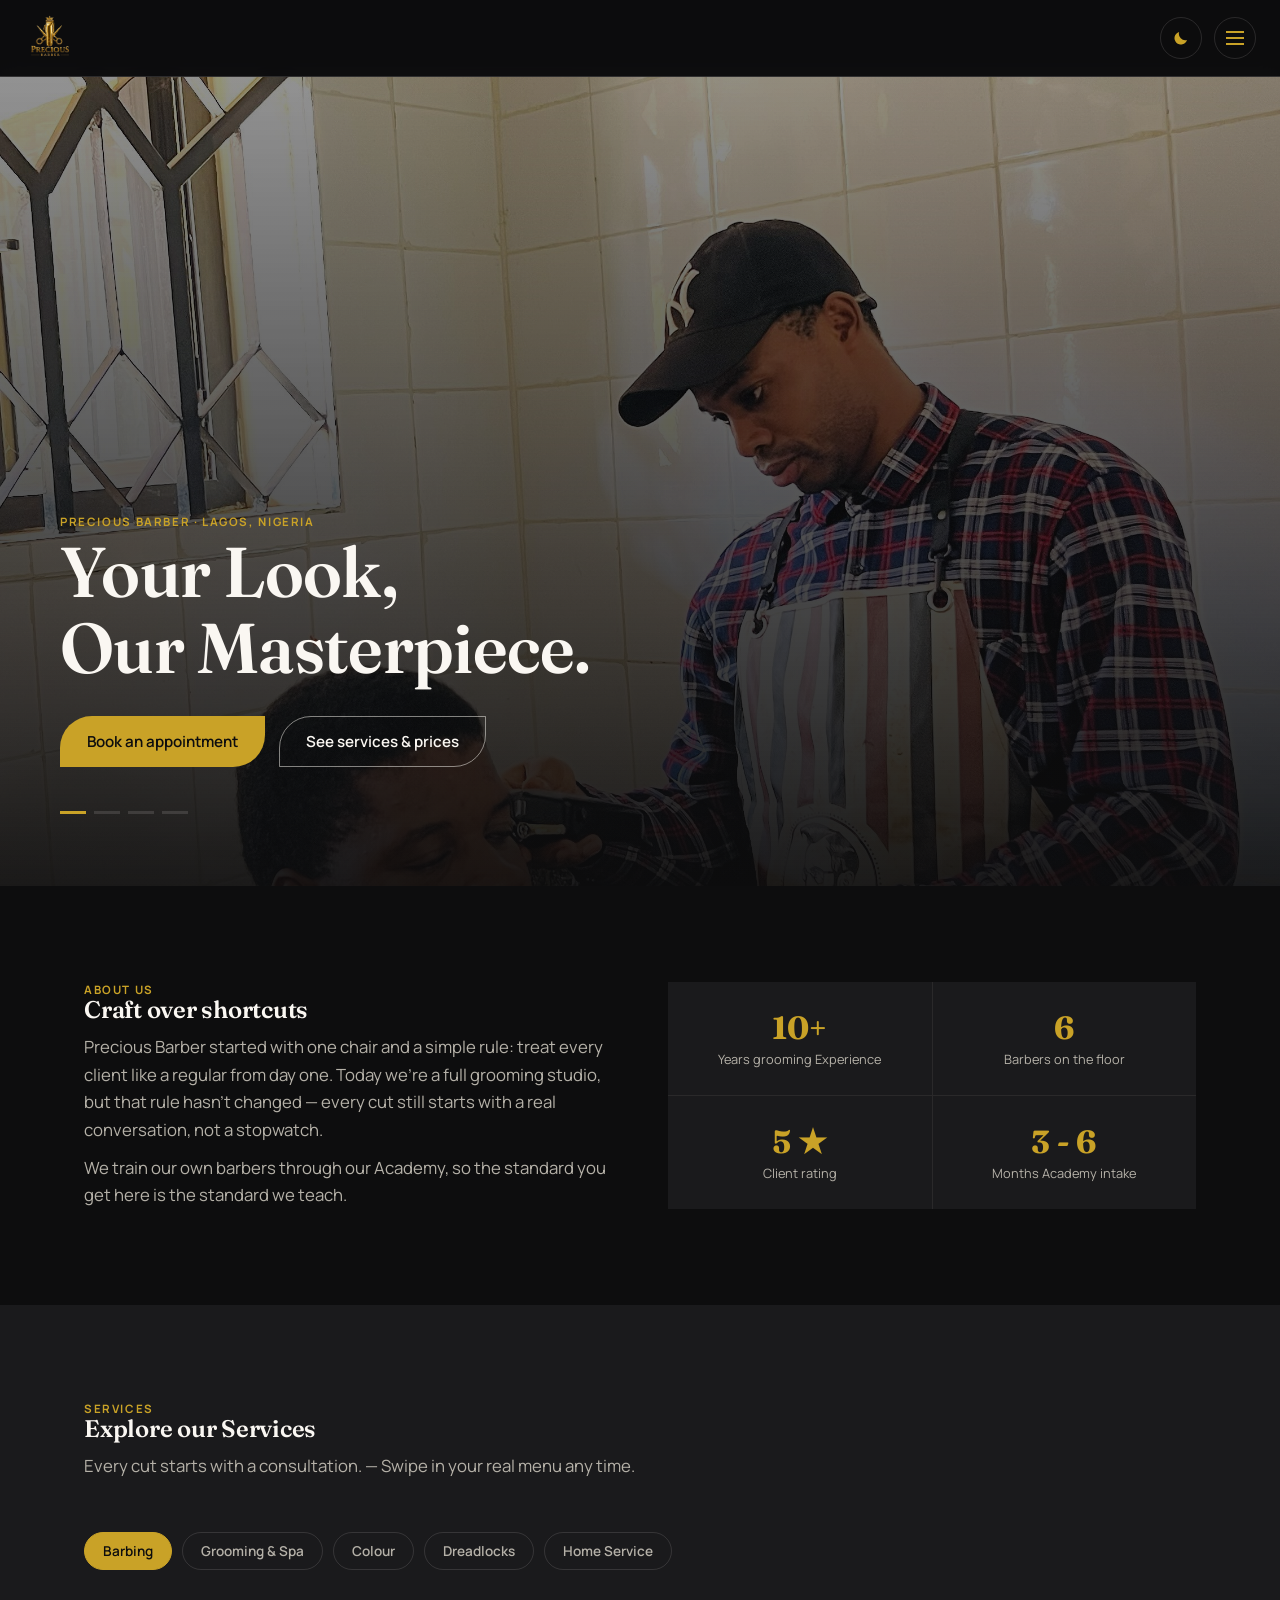
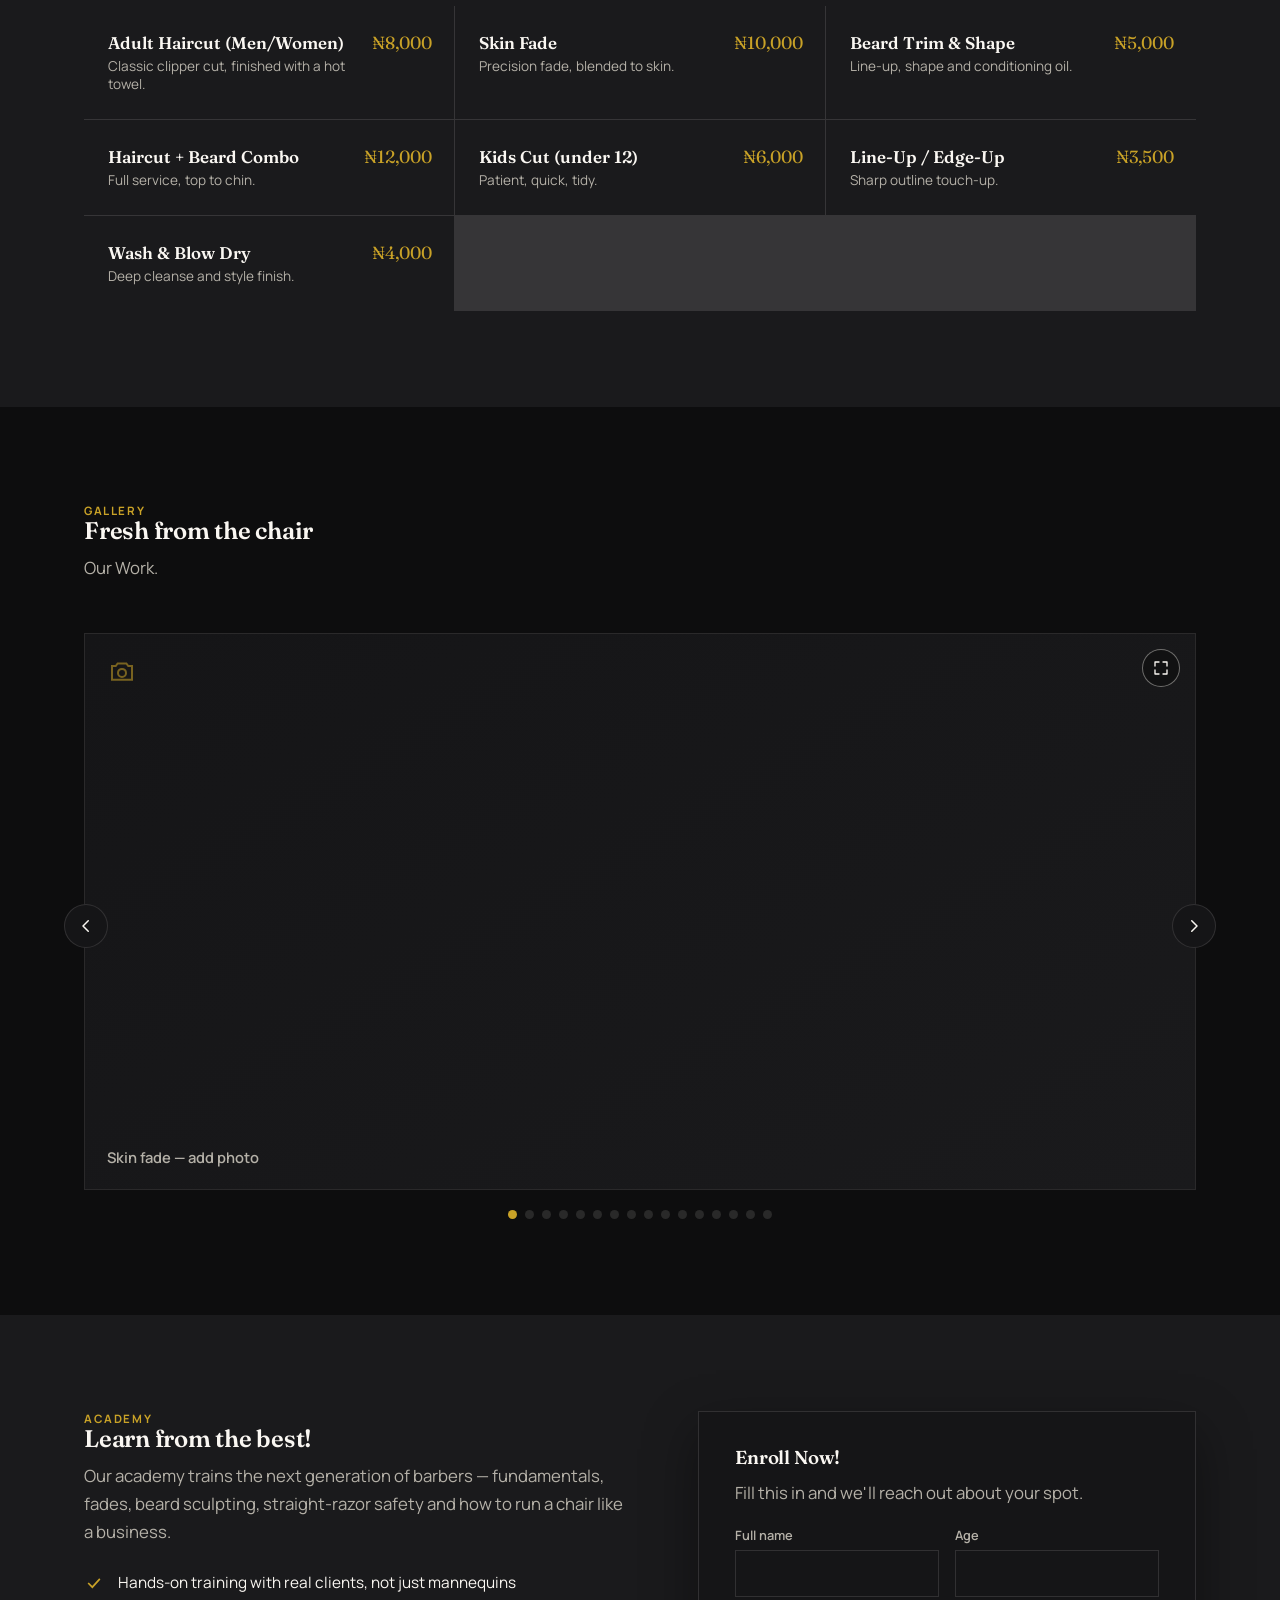
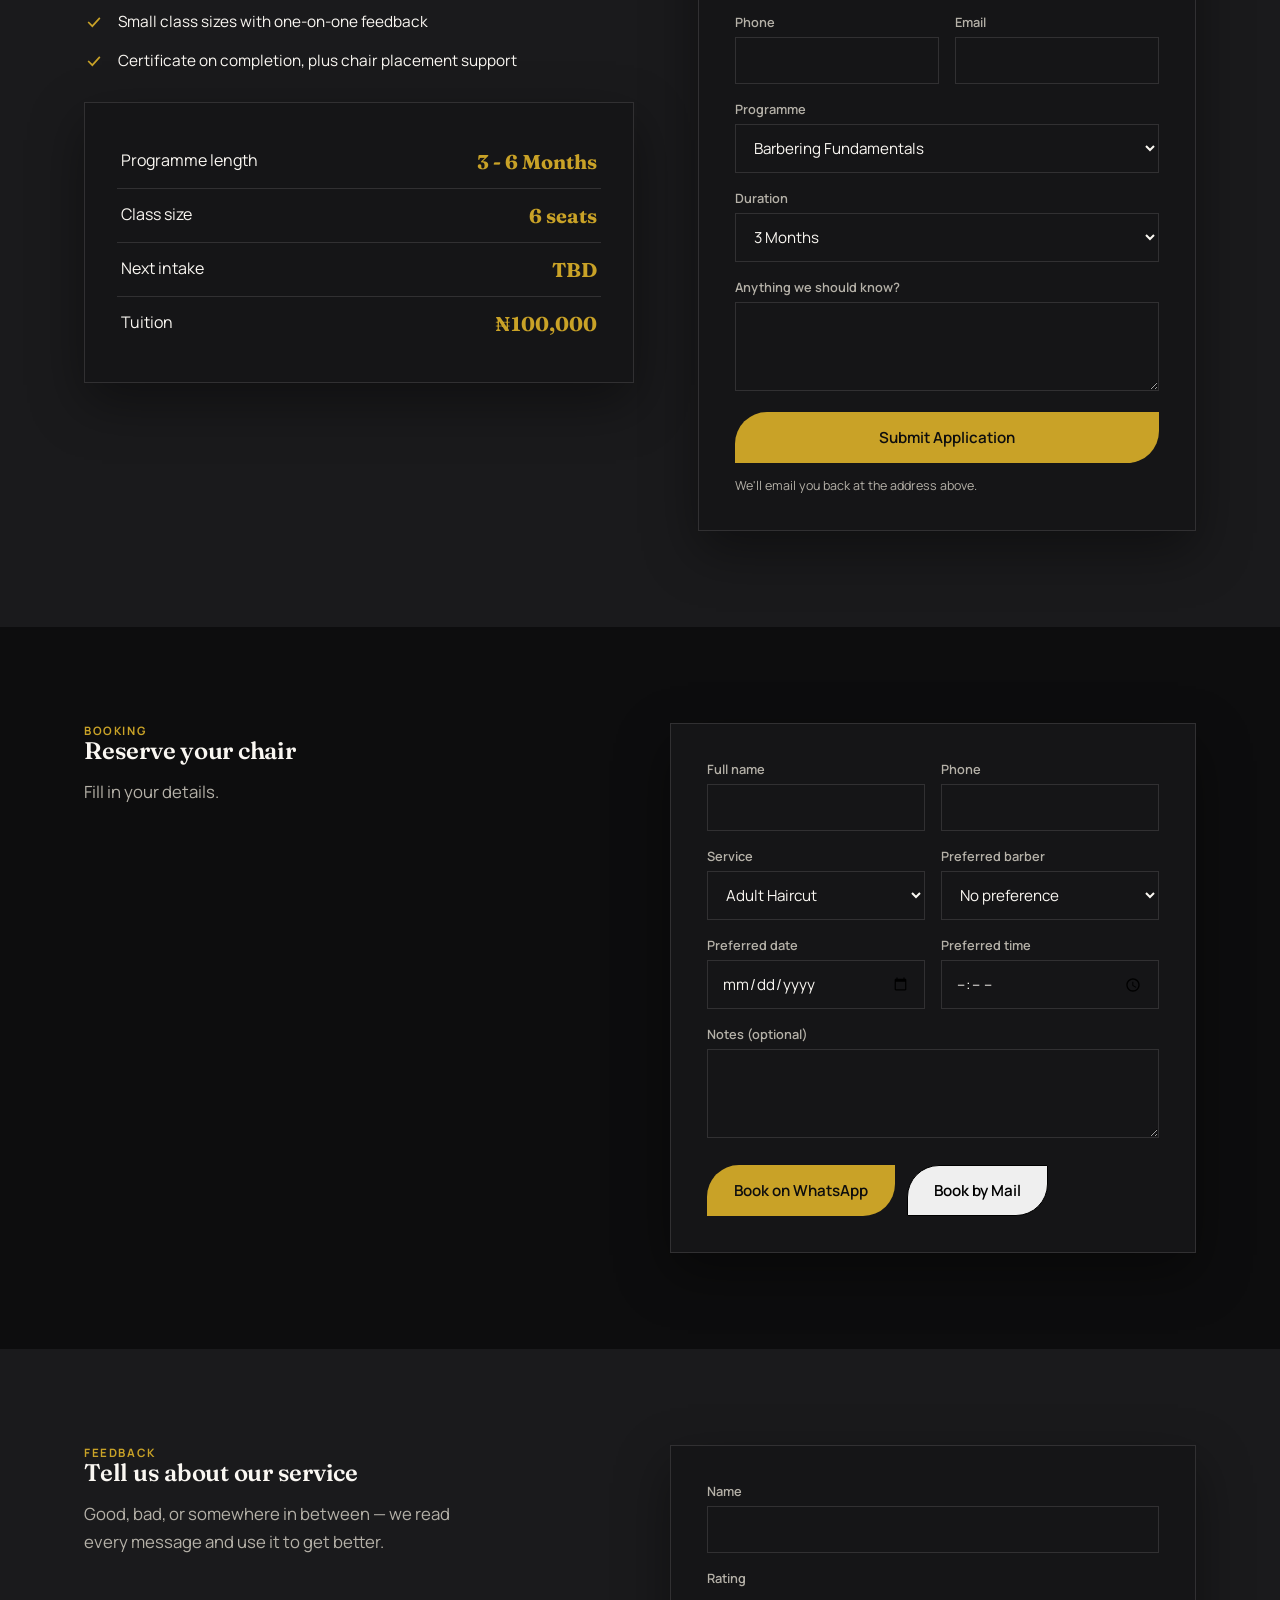
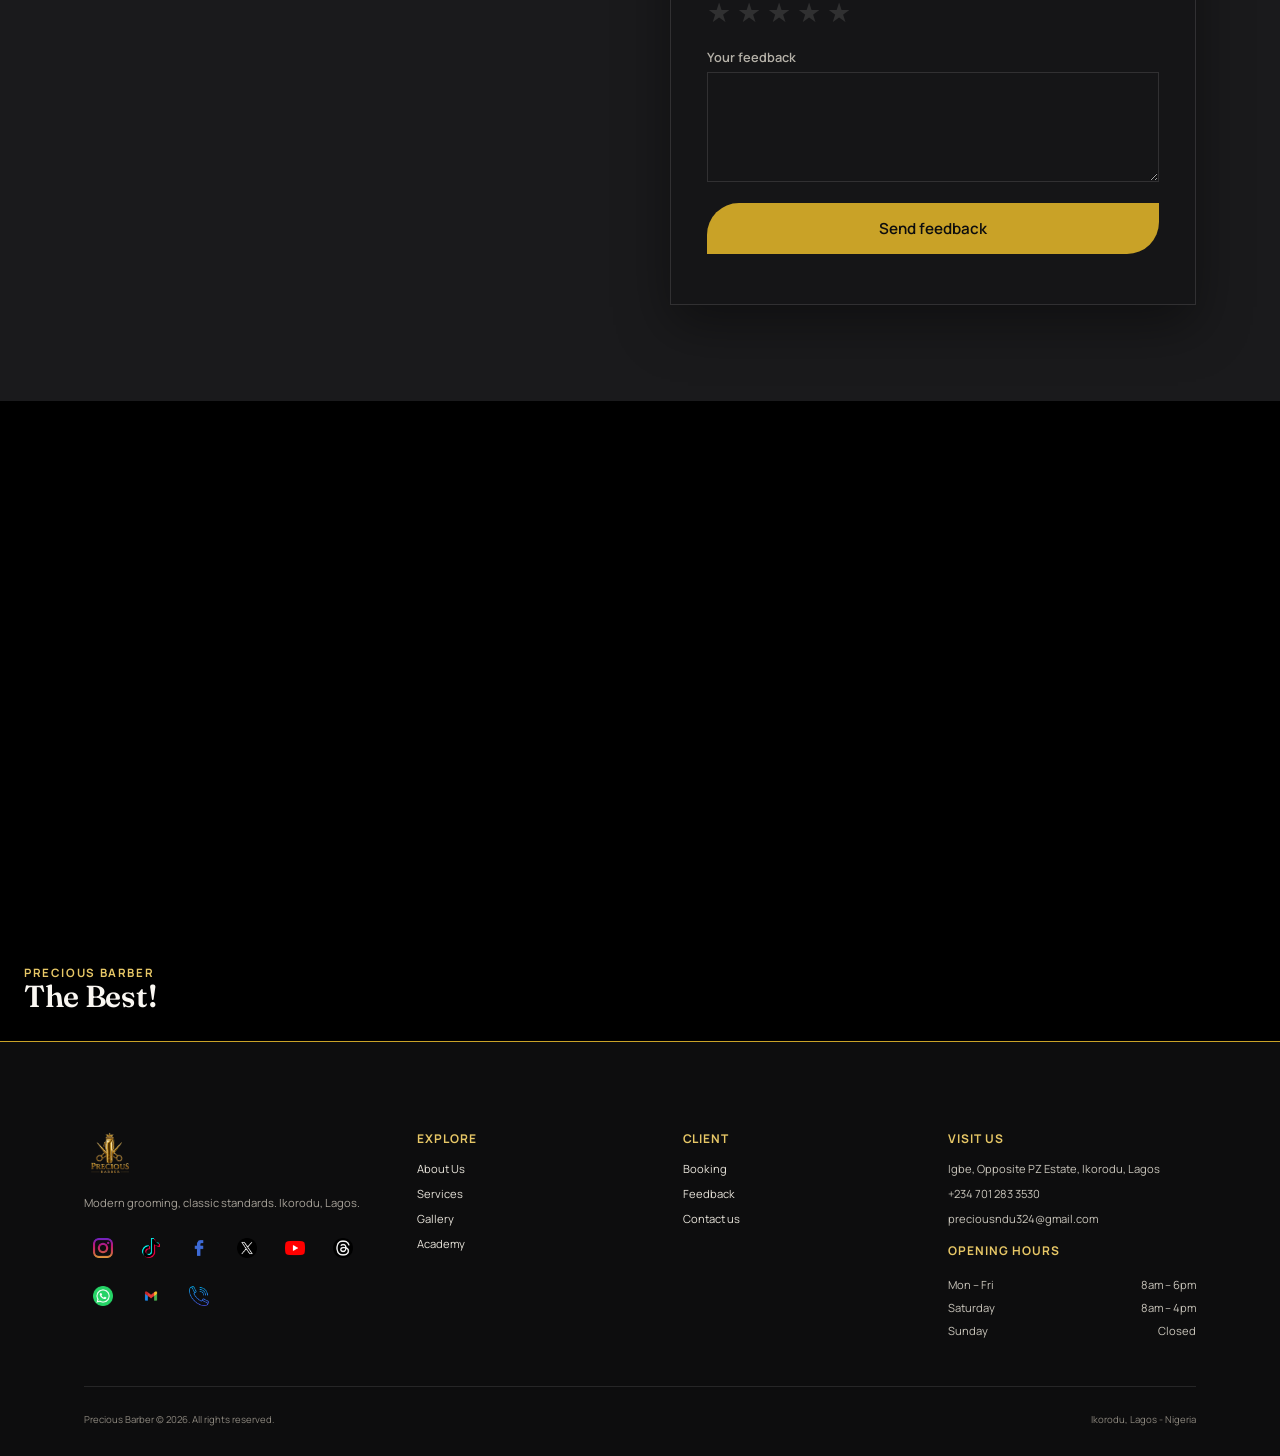
<file: index.html>
<!DOCTYPE html>
<html lang="en">

<head>
    <meta charset="UTF-8">
    <meta name="viewport" content="width=device-width, initial-scale=1, viewport-fit=cover">
    <title>Precious Barber — The Best!</title>
    <link rel="icon" href="images/favicon.ico">
    <link rel="preconnect" href="https://fonts.googleapis.com">
    <link rel="preconnect" href="https://fonts.gstatic.com" crossorigin>
    <link href="https://fonts.googleapis.com/css2?family=Fraunces:ital,wght@0,300;0,600;0,700;1,500&family=Manrope:wght@400;500;600;700&display=swap" rel="stylesheet">
    <link rel="stylesheet" href="styles/barber.css">
</head>

<body oncontextmenu="return false">

    <header>
        <div class="nav">
            <a href="home.html" class="brand" aria-label="Precious Barber home">
                <img class="logo-img" src="images/logo.png" alt="Precious Barber logo">
            </a>
            <div class="navtools">
                <button id="themeToggle" aria-label="Toggle dark mode"><svg id="themeIcon" width="18" height="18"
                        viewBox="0 0 24 24" fill="none"></svg></button>
                <button id="menuBtn" aria-label="Open menu"><span></span></button>
            </div>
        </div>
    </header>

    <div id="drawerOverlay"></div>
    <nav id="navDrawer" aria-label="Site navigation">
        <div class="drawer-head"><span>Menu</span><button id="closeDrawer" aria-label="Close menu">✕</button></div>
        <ul class="drawer-links">
            <li><a href="home.html">Home</a></li>
            <li><a href="#about">About Us</a></li>
            <li><a href="#services">Services</a></li>
            <li><a href="#gallery">Gallery</a></li>
            <li><a href="#academy">Academy</a></li>
            <li><a href="#booking">Booking</a></li>
            <li><a href="#feedback">Feedback</a></li>
            <li><a href="contactus.html">Contact Us</a></li>
        </ul>
        <div class="drawer-foot">Need us urgently?<br><a href="https://wa.me/2347012833530" target="_blank"
                rel="noopener">Chat on WhatsApp →</a></div>
    </nav>

    <section id="home">
        <div id="slides"></div>
        <div class="hero-inner">
            <div class="wrap">
                <p class="kicker">PRECIOUS BARBER · LAGOS, NIGERIA</p>
                <h1 class="h1">Your Look,<br>Our Masterpiece.</h1>
                
                <div class="hero-cta">
                    <a class="btn btn-gold" href="#booking">Book an appointment</a>
                    <a class="btn btn-line" style="color:#faf7f2;border-color:rgba(250,247,242,.5)" href="#services">See
                        services &amp; prices</a>
                </div>
                <div class="dots" id="dots"></div>
            </div>
        </div>
    </section>

    <section id="about">
        <div class="wrap about-grid">
            <div class="reveal">
                <p class="kicker">ABOUT US</p>
                <h2>Craft over shortcuts</h2>
                <p class="lede">Precious Barber started with one chair and a simple rule: treat every client like a
                    regular from day one. Today we're a full grooming studio, but that rule hasn't changed — every cut
                    still starts with a real conversation, not a stopwatch.</p>
                <p class="lede" style="margin-top:10px">We train our own barbers through our Academy, so the standard
                    you get here is the standard we teach.</p>
            </div>
            <div class="about-stats reveal">
                <div><b>10+</b><span>Years grooming Experience</span></div>
                <div><b>6</b><span>Barbers on the floor</span></div>
                <div><b>5 ★</b><span>Client rating</span></div>
                <div><b>3 - 6</b><span>Months Academy intake</span></div>
            </div>
        </div>
    </section>

    <section id="services">
        <div class="wrap">
            <div class="sec-head reveal">
                <p class="kicker">SERVICES</p>
                <h2>Explore our Services</h2>
                <p class="lede">Every cut starts with a consultation. — Swipe in your real menu any time.</p>
            </div>
            <div class="tabs" id="tabs"></div>
            <div class="svc-grid" id="svcGrid"></div>
        </div>
    </section>

    <section id="gallery">
        <div class="wrap">
            <div class="sec-head reveal">
                <p class="kicker">GALLERY</p>
                <h2>Fresh from the chair</h2>
                <p class="lede">Our Work.</p>
            </div>
            <div class="gal-wrap">
                <div class="gal-viewport">
                    <div class="gal-track" id="galTrack"></div>
                    <button class="gal-expand" id="galExpand" aria-label="Expand">
                        <svg width="16" height="16" viewBox="0 0 24 24" fill="none">
                            <path d="M9 3H3v6M15 3h6v6M9 21H3v-6M15 21h6v-6" stroke="currentColor" stroke-width="2"
                                stroke-linecap="round" stroke-linejoin="round" />
                        </svg>
                    </button>
                </div>
                <button class="gal-arrow prev" id="galPrev" aria-label="Previous">
                    <svg width="18" height="18" viewBox="0 0 24 24" fill="none">
                        <path d="M15 5l-7 7 7 7" stroke="currentColor" stroke-width="2" stroke-linecap="round"
                            stroke-linejoin="round" />
                    </svg>
                </button>
                <button class="gal-arrow next" id="galNext" aria-label="Next">
                    <svg width="18" height="18" viewBox="0 0 24 24" fill="none">
                        <path d="M9 5l7 7-7 7" stroke="currentColor" stroke-width="2" stroke-linecap="round"
                            stroke-linejoin="round" />
                    </svg>
                </button>
                <div class="gal-dots" id="galDots"></div>
            </div>
        </div>
    </section>

    <section id="academy">
        <div class="wrap academy-grid">
            <div class="reveal">
                <p class="kicker">ACADEMY</p>
                <h2>Learn from the best!</h2>
                <p class="lede">Our academy trains the next generation of barbers — fundamentals, fades, beard
                    sculpting, straight-razor safety and how to run a chair like a business.</p>
                <ul class="feat-list">
                    <li><svg viewBox="0 0 24 24" fill="none">
                            <path d="M5 12l5 5L19 7" stroke="currentColor" stroke-width="2" />
                        </svg>Hands-on training with real clients, not just mannequins</li>
                    <li><svg viewBox="0 0 24 24" fill="none">
                            <path d="M5 12l5 5L19 7" stroke="currentColor" stroke-width="2" />
                        </svg>Small class sizes with one-on-one feedback</li>
                    <li><svg viewBox="0 0 24 24" fill="none">
                            <path d="M5 12l5 5L19 7" stroke="currentColor" stroke-width="2" />
                        </svg>Certificate on completion, plus chair placement support</li>
                </ul>
                <div class="stat-card" style="margin-top:30px">
                    <div class="stat-row"><span>Programme length</span><b>3 - 6 Months</b></div>
                    <div class="stat-row"><span>Class size</span><b>6 seats</b></div>
                    <div class="stat-row"><span>Next intake</span><b>TBD</b></div>
                    <div class="stat-row"><span>Tuition</span><b>₦100,000</b></div>
                </div>
            </div>

            <form class="panel reveal" id="enrollForm" action="https://formsubmit.co/preciousndu324@gmail.com"
                method="POST">
                <h3 style="margin-bottom:6px">Enroll Now!</h3>
                <p class="lede" style="margin-bottom:20px">Fill this in and we'll reach out about your spot.</p>
                <input type="hidden" name="_subject" value="New Academy Enrollment — Precious Barber">
                <input type="hidden" name="_template" value="table">
                <input type="hidden" name="_next" id="enrollNext" value="thank-you.html?type=enroll">
                <div class="field-row">
                    <div><label for="eName">Full name</label><input id="eName" name="Full name" required></div>
                    <div><label for="eAge">Age</label><input id="eAge" name="Age" type="number" min="14" required></div>
                </div>
                <div class="field-row">
                    <div><label for="ePhone">Phone</label><input id="ePhone" name="Phone" type="tel" required></div>
                    <div><label for="eEmail">Email</label><input id="eEmail" name="Email" type="email" required></div>
                </div>
                <div class="full">
                    <label for="eProgram">Programme</label>
                    <select id="eProgram" name="Programme">
                        <option>Barbering Fundamentals</option>
                        <option>Fade Specialist</option>
                        <option>Business &amp; Chair Management</option>
                    </select>
                </div>
                <div class="full">
                    <label for="eProgram">Duration</label>
                    <select id="eDuration" name="Duration">
                        <option>3 Months</option>
                        <option>6 Months</option>
                    </select>
                </div>
                <div class="full"><label for="eNote">Anything we should know?</label><textarea id="eNote" name="Message"
                        rows="3"></textarea></div>
                <button type="submit" class="btn btn-gold" style="width:100%;justify-content:center">Submit Application </button>
                <p class="form-note">We'll email you back at the address above.</p>
            </form>
        </div>
    </section>

    <section id="booking">
        <div class="wrap">
            <div class="side-note reveal">
                <p class="kicker">BOOKING</p>
                <h2>Reserve your chair</h2>
                <p class="lede">Fill in your details.</p>
            </div>
            <form class="panel reveal" id="bookingForm">
                <div class="field-row">
                    <div><label for="bName">Full name</label><input id="bName" required></div>
                    <div><label for="bPhone">Phone</label><input id="bPhone" type="tel" required></div>
                </div>
                <div class="field-row">
                    <div><label for="bService">Service</label>
                        <select id="bService">
                            <option>Adult Haircut</option>
                            <option>Fade</option>
                            <option>Beard Trim</option>
                            <option>Haircut + Beard</option>
                            <option>Kids Cut</option>
                            <option>Dread</option>
                            <option>Home Service</option>
                            <option>Other</option>
                        </select>
                    </div>
                    <div><label for="bBarber">Preferred barber</label>
                        <select id="bBarber">
                            <option>No preference</option>
                            <option>Precious</option>
                            <option>Junior</option>
                            <option>David</option>
                        </select>
                    </div>
                </div>
                <div class="field-row">
                    <div><label for="bDate">Preferred date</label><input id="bDate" type="date"></div>
                    <div><label for="bTime">Preferred time</label><input id="bTime" type="time"></div>
                </div>
                <div class="full"><label for="bNote">Notes (optional)</label><textarea id="bNote" rows="3"></textarea>
                </div>
                <div class="choice-row">
                    <button type="button" class="btn btn-gold" id="bookWa">Book on WhatsApp</button>
                    <button type="button" class="btn btn-line" id="bookMail">Book by Mail</button>
                </div>
            </form>
        </div>
    </section>

    <section id="feedback">
        <div class="wrap">
            <div class="side-note reveal">
                <p class="kicker">FEEDBACK</p>
                <h2>Tell us about our service</h2>
                <p class="lede">Good, bad, or somewhere in between — we read every message and use it to get better.</p>
            </div>
            <form class="panel reveal" id="feedbackForm" action="https://formsubmit.co/preciousndu324@gmail.com" method="POST">
                <input type="hidden" name="_subject" value="New Feedback — Precious Barber">
                <input type="hidden" name="_template" value="table">
                <input type="hidden" name="_next" id="fbNext" value="thank-you.html?type=feedback">
                <input type="hidden" name="Rating" id="fRatingInput" value="0">
                <div class="full"><label for="fName">Name</label><input id="fName" name="Name" required></div>
                <div class="full"><label>Rating</label>
                    <div class="stars" id="stars">
                        <span data-v="1">★</span><span data-v="2">★</span><span data-v="3">★</span><span
                            data-v="4">★</span><span data-v="5">★</span>
                    </div>
                </div>
                <div class="full"><label for="fMsg">Your feedback</label><textarea id="fMsg" name="Feedback" rows="4"
                        required></textarea></div>
                <button type="submit" class="btn btn-gold" style="width:100%;justify-content:center">Send
                    feedback</button>
                <p class="form-note"></p>
            </form>
        </div>
    </section>

    <section id="loopvideo">
        <video autoplay muted loop playsinline>
            <source src="videos/loopvideo.mp4" type="video/mp4">
        </video>
        <div class="fade"></div>
        <div class="vcap">
            <p class="kicker">PRECIOUS BARBER</p>
            <h3>The Best!<h3>
        </div>
    </section>

    <footer id="siteFooter">
        <div class="wrap">
            <div class="foot-grid">
                <div>
                    <div class="foot-brand">
                        <img class="foot-logo-img" src="images/logo.png" alt="Precious Barber logo">
                    </div>
                    <p class="lede">Modern grooming, classic standards. Ikorodu, Lagos.</p>
                    <div class="social">
                        <a href="https://www.instagram.com/the_precious_barber?stkn=MXhtaWlieXd4MHI4bw==" target="_blank" rel="noopener" aria-label="Instagram"><img src="images/instagram.png" alt="Instagram"></a>
                        <a href="https://www.tiktok.com/@the_precious_barber?_r=1&_d=f4df9flelka9e7&sec_uid=MS4wLjABAAAAtN5Uei80c_iwTwKHAHXE4sn-UqUYw0IOtDD3DgiBxOUclQJrwu2eoRrLAKzj_cpr&share_author_id=7346243973050450950&sharer_language=en&source=h5_m&u_code=ed51lj0632dclm&timestamp=1790537336&user_id=7346243973050450950&sec_user_id=MS4wLjABAAAAtN5Uei80c_iwTwKHAHXE4sn-UqUYw0IOtDD3DgiBxOUclQJrwu2eoRrLAKzj_cpr&item_author_type=1&utm_source=copy&utm_campaign=client_share&utm_medium=android&share_iid=7687594191690630930&share_link_id=3924966e-4efc-4d82-810d-2e53a9651ab1&share_app_id=1233&ugbiz_name=ACCOUNT&ug_btm=b8727%2Cb7360&social_share_type=5&enable_checksum=1" target="_blank" aria-label="Tik-tok"><img src="images/tiktok.png" alt="tik-tok"></a>
                        <a href="https://www.facebook.com/share/1ZkvFk1jhx/" target="_blank" rel="noopener" aria-label="Facebook"><img src="images/facebook.png" alt="Facebook"></a>
                        <a href="https://x.com/" target="_blank" rel="noopener" aria-label="X (Twitter)"><img src="images/x.png" alt="X"></a>
                        <a href="https://youtube.com/@the-precious-barber?si=N3ERdnSxlLnfbEGi" target="_blank" rel="noopener" aria-label="YouTube"><img src="images/youtube.png" alt="YouTube"></a>
                        <a href="https://www.threads.com/@the_precious_barber" target="_blank" rel="noopener" aria-label="Threads"><img src="images/threads.png" alt="Threads"></a>
                        <a href="https://wa.me/2347012833530" target="_blank" rel="noopener" aria-label="WhatsApp"><img src="images/social.png" alt="WhatsApp"></a>
                        <a href="mailto:preciousndu324@gmail.com" aria-label="Email"><img src="images/mail.png" alt="Email"></a>
                        <a href="tel:+2347012833530" aria-label="Call"><img src="images/call.png" alt="Phone"></a>
                    </div>
                </div>
                <div class="foot-col">
                    <h5>EXPLORE</h5>
                    <ul>
                        <li><a href="#about">About Us</a></li>
                        <li><a href="#services">Services</a></li>
                        <li><a href="#gallery">Gallery</a></li>
                        <li><a href="#academy">Academy</a></li>
                    </ul>
                </div>
                <div class="foot-col">
                    <h5>CLIENT</h5>
                    <ul>
                        <li><a href="#booking">Booking</a></li>
                        <li><a href="#feedback">Feedback</a></li>
                        <li><a href="contactus.html">Contact us</a></li>
                    </ul>
                </div>
                <div class="foot-col">
                    <h5>VISIT US</h5>
                    <ul style="margin-bottom:16px">
                        <li> Igbe, Opposite PZ Estate, Ikorodu, Lagos</li>
                        <li>+234 701 283 3530</li>
                        <li>preciousndu324@gmail.com</li>
                    </ul>
                    <h5>OPENING HOURS</h5>
                    <div class="foot-hours">
                        <div><span>Mon – Fri</span><span>8am – 6pm</span></div>
                        <div><span>Saturday</span><span>8am – 4pm</span></div>
                        <div><span>Sunday</span><span>Closed</span></div>
                    </div>
                </div>
            </div>
            <div class="foot-bottom">
                <span>Precious Barber © 2026. All rights reserved.</span>
                <span>Ikorodu, Lagos - Nigeria</span>
            </div>
        </div>
    </footer>

    <div id="lightbox">
        <div class="lb-inner">
            <button id="lbClose" aria-label="Close">✕</button>
            <div class="field" id="lbField"></div>
        </div>
    </div>

    <button id="backToTop" aria-label="Back to top">
        <svg width="18" height="18" viewBox="0 0 24 24" fill="none">
            <path d="M12 19V5M5 12l7-7 7 7" stroke="currentColor" stroke-width="2.2" stroke-linecap="round"
                stroke-linejoin="round" />
        </svg>
    </button>

    <script src="scripts/common.js"></script>
    <script src="scripts/main.js"></script>
</body>

</html>
</file>
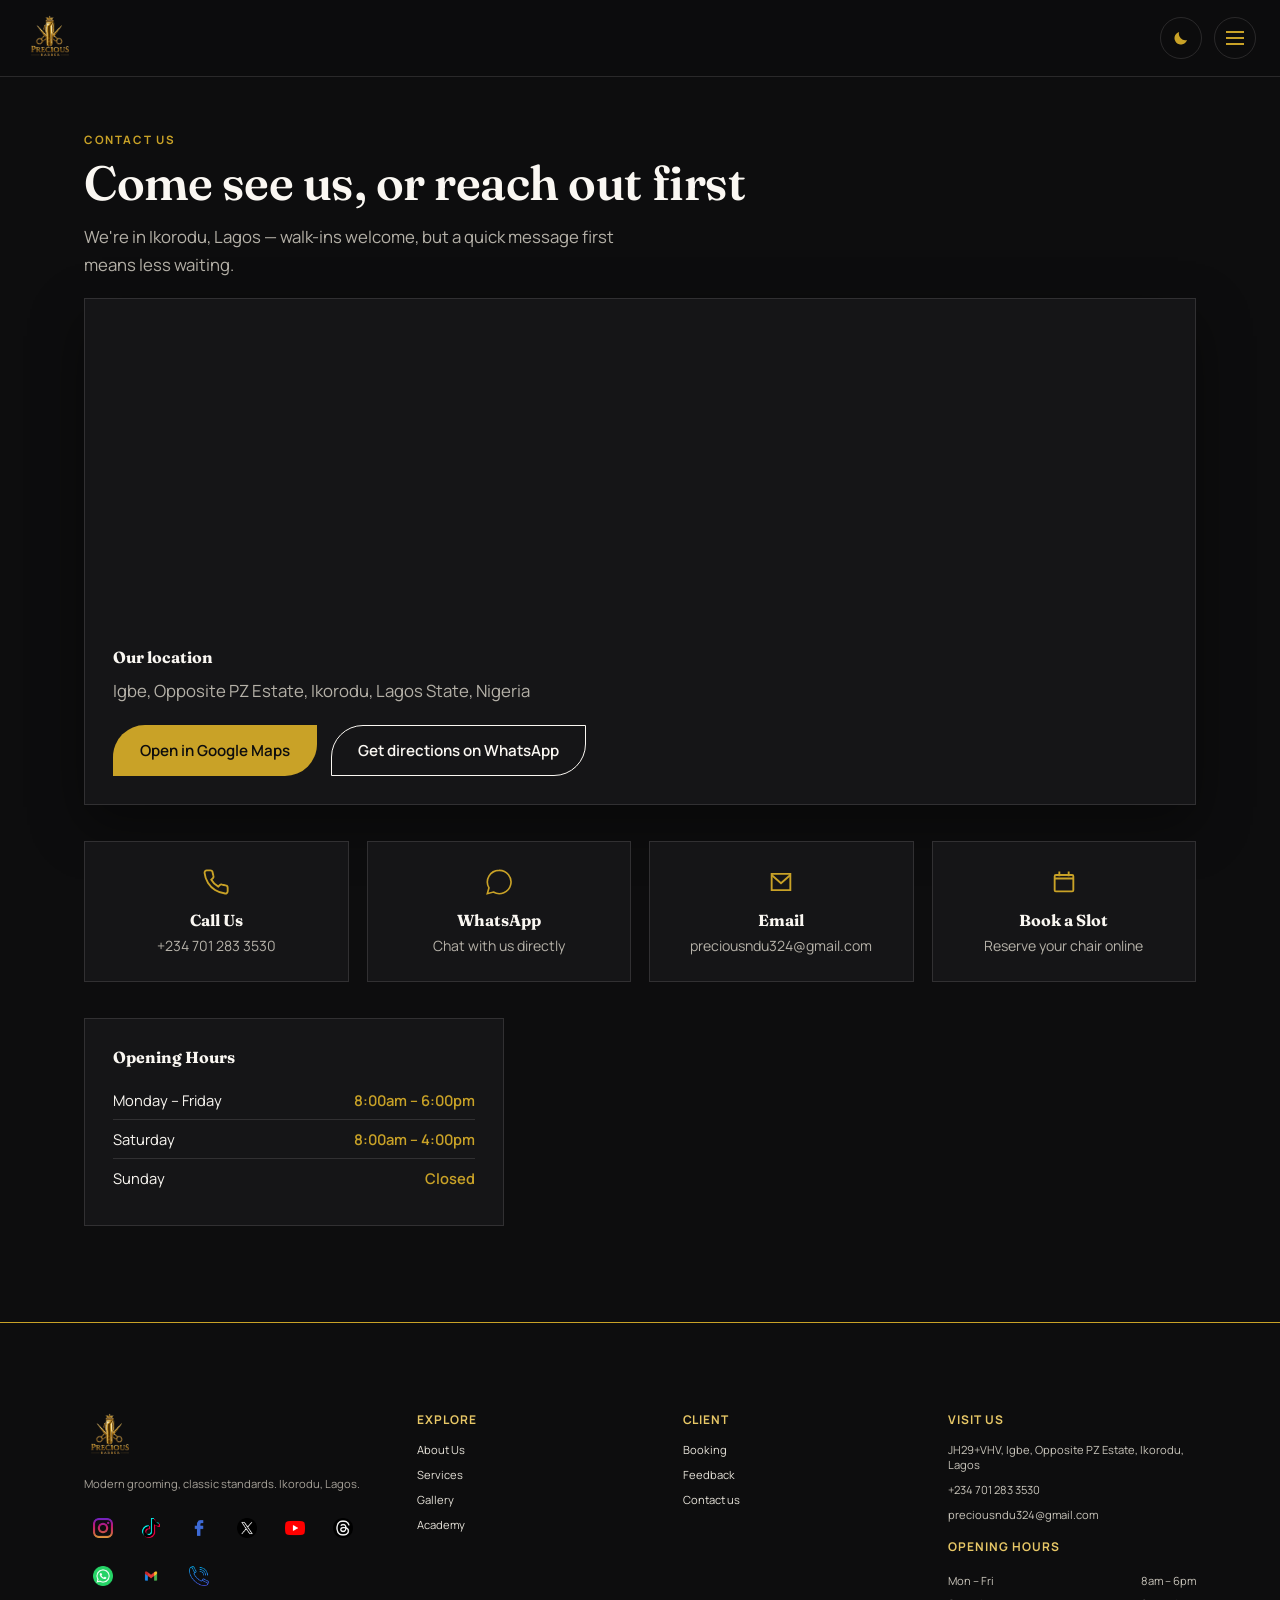
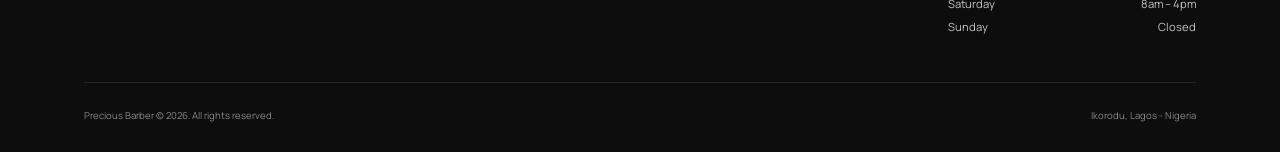
<file: contactus.html>
<!DOCTYPE html>
<html lang="en">

<head>
    <meta charset="UTF-8">
    <meta name="viewport" content="width=device-width, initial-scale=1, viewport-fit=cover">
    <title>Contact Us @ Precious Barber</title>
    <link rel="icon" type="image/png" href="images/favicon.ico">
    <link rel="preconnect" href="https://fonts.googleapis.com">
    <link rel="preconnect" href="https://fonts.gstatic.com" crossorigin>
    <link
        href="https://fonts.googleapis.com/css2?family=Fraunces:ital,wght@0,300;0,600;0,700;1,500&family=Manrope:wght@400;500;600;700&display=swap"
        rel="stylesheet">
    <link rel="stylesheet" href="styles/barber.css">
</head>

<body oncontextmenu="return false">

    <header>
        <div class="nav">
            <a href="home.html" class="brand" aria-label="Precious Barber home">
                <img class="logo-img" src="images/logo.png" alt="Precious Barber logo">
            </a>
            <div class="navtools">
                <button id="themeToggle" aria-label="Toggle dark mode"><svg id="themeIcon" width="18" height="18"
                        viewBox="0 0 24 24" fill="none"></svg></button>
                <button id="menuBtn" aria-label="Open menu"><span></span></button>
            </div>
        </div>
    </header>

    <div id="drawerOverlay"></div>
    <nav id="navDrawer" aria-label="Site navigation">
        <div class="drawer-head"><span>Menu</span><button id="closeDrawer" aria-label="Close menu">✕</button></div>
        <ul class="drawer-links">
            <li><a href="home.html">Home</a></li>
            <li><a href="home.html#about">About Us</a></li>
            <li><a href="home.html#services">Services</a></li>
            <li><a href="home.html#gallery">Gallery</a></li>
            <li><a href="home.html#academy">Academy</a></li>
            <li><a href="home.html#booking">Booking</a></li>
            <li><a href="home.html#feedback">Feedback</a></li>
            <li><a href="contactus.html">Contact Us</a></li>
        </ul>
        <div class="drawer-foot">Need us urgently?<br><a href="https://wa.me/2347012833530" target="_blank"
                rel="noopener">Chat on WhatsApp →</a></div>
    </nav>

    <section class="contact-hero">
        <div class="wrap">
            <p class="kicker reveal">CONTACT US</p>
            <h1 class="reveal" style="font-size:clamp(2rem,4.4vw,3rem);margin:10px 0 14px">Come see us, or reach out
                first</h1>
            <p class="lede reveal">We're in Ikorodu, Lagos — walk-ins welcome, but a quick message first means less
                waiting.</p>
        </div>
    </section>

    <section style="padding-top:0">
        <div class="wrap">
            <div class="map-card reveal">
                <div class="map-visual">
                    <iframe
                        src="https://www.google.com/maps/embed?pb=!1m18!1m12!1m3!1d126847.15225557119!2d3.438231489062512!3d6.525029450928268!2m3!1f0!2f0!3f0!3m2!1i1024!2i768!4f13.1!3m3!1m2!1s0x103bef3fdf50b129%3A0xc06e08f4938476e4!2sPrecious%20Barbing%20Saloon!5e0!3m2!1sen!2sng!4v1790951632607!5m2!1sen!2sng"
                        title="Precious Barber location on Google Maps" style="border:0;" allowfullscreen="" loading="lazy"
                        referrerpolicy="strict-origin-when-cross-origin"></iframe>
                </div>
                <div class="map-info">
                    <h4 style="font-family:var(--serif);margin-bottom:8px">Our location</h4>
                    <p class="lede">Igbe, Opposite PZ Estate, Ikorodu, Lagos State, Nigeria</p>
                    <div class="hero-cta" style="margin-top:20px">
                        <a class="btn btn-gold"
                            href="https://www.google.com/maps/search/?api=1&query=JH29%2BVHV%2C+Igbe%2C+Opposite+PZ+Estate%2C+Ikorodu%2C+Lagos"
                            target="_blank" rel="noopener">Open in Google Maps</a>
                        <a class="btn btn-line" href="https://wa.me/2347012833530" target="_blank" rel="noopener">Get
                            directions on WhatsApp</a>
                    </div>
                </div>
            </div>

            <div class="cta-grid">
                <a class="cta-card reveal" href="tel:+2347012833530">
                    <svg viewBox="0 0 24 24" fill="none">
                        <path
                            d="M22 16.9v3a2 2 0 01-2.2 2 19.8 19.8 0 01-8.6-3 19.5 19.5 0 01-6-6 19.8 19.8 0 01-3-8.7A2 2 0 014.1 2h3a2 2 0 012 1.7c.1 1 .4 2 .7 3a2 2 0 01-.5 2.1L8 10a16 16 0 006 6l1.2-1.3a2 2 0 012.1-.5c1 .3 2 .5 3 .7a2 2 0 011.7 2z"
                            stroke="currentColor" stroke-width="1.6" />
                    </svg>
                    <h4>Call Us</h4>
                    <p>+234 701 283 3530</p>
                </a>
                <a class="cta-card reveal" href="https://wa.me/2347012833530" target="_blank" rel="noopener">
                    <svg viewBox="0 0 24 24" fill="none">
                        <path d="M12 2a10 10 0 00-8.6 15L2 22l5.2-1.4A10 10 0 1012 2z" stroke="currentColor"
                            stroke-width="1.4" />
                    </svg>
                    <h4>WhatsApp</h4>
                    <p>Chat with us directly</p>
                </a>
                <a class="cta-card reveal" href="mailto:preciousndu324@gmail.com">
                    <svg viewBox="0 0 24 24" fill="none">
                        <path d="M4 5h16v14H4z" stroke="currentColor" stroke-width="1.6" />
                        <path d="M4 6l8 7 8-7" stroke="currentColor" stroke-width="1.6" />
                    </svg>
                    <h4>Email</h4>
                    <p>preciousndu324@gmail.com</p>
                </a>
                <a class="cta-card reveal" href="home.html#booking">
                    <svg viewBox="0 0 24 24" fill="none">
                        <path d="M8 3v4M16 3v4M4 9h16M5 6h14a1 1 0 011 1v12a1 1 0 01-1 1H5a1 1 0 01-1-1V7a1 1 0 011-1z"
                            stroke="currentColor" stroke-width="1.6" />
                    </svg>
                    <h4>Book a Slot</h4>
                    <p>Reserve your chair online</p>
                </a>
            </div>

            <div class="hours-card reveal">
                <h4 style="font-family:var(--serif);margin-bottom:14px">Opening Hours</h4>
                <div class="hours-row"><span>Monday – Friday</span><span>8:00am – 6:00pm</span></div>
                <div class="hours-row"><span>Saturday</span><span>8:00am – 4:00pm</span></div>
                <div class="hours-row"><span>Sunday</span><span>Closed</span></div>
            </div>
        </div>
    </section>

    <footer>
        <div class="wrap">
            <div class="foot-grid">
                <div>
                    <div class="foot-brand">
                        <img class="foot-logo-img" src="images/logo.png" alt="Precious Barber logo">
                    </div>
                    <p class="lede">Modern grooming, classic standards. Ikorodu, Lagos.</p>
                    <div class="social">
                        <a href="https://www.instagram.com/the_precious_barber?stkn=MXhtaWlieXd4MHI4bw==" target="_blank" rel="noopener"
                            aria-label="Instagram"><img src="images/instagram.png" alt="Instagram"></a>
                        <a href="https://www.tiktok.com/@the_precious_barber?_r=1&_d=f4df9flelka9e7&sec_uid=MS4wLjABAAAAtN5Uei80c_iwTwKHAHXE4sn-UqUYw0IOtDD3DgiBxOUclQJrwu2eoRrLAKzj_cpr&share_author_id=7346243973050450950&sharer_language=en&source=h5_m&u_code=ed51lj0632dclm&timestamp=1790537336&user_id=7346243973050450950&sec_user_id=MS4wLjABAAAAtN5Uei80c_iwTwKHAHXE4sn-UqUYw0IOtDD3DgiBxOUclQJrwu2eoRrLAKzj_cpr&item_author_type=1&utm_source=copy&utm_campaign=client_share&utm_medium=android&share_iid=7687594191690630930&share_link_id=3924966e-4efc-4d82-810d-2e53a9651ab1&share_app_id=1233&ugbiz_name=ACCOUNT&ug_btm=b8727%2Cb7360&social_share_type=5&enable_checksum=1"
                            target="_blank" aria-label="Tik-tok"><img src="images/tiktok.png" alt="tik-tok"></a>
                        <a href="https://www.facebook.com/share/1ZkvFk1jhx/" target="_blank" rel="noopener" aria-label="Facebook"><img
                                src="images/facebook.png" alt="Facebook"></a>
                        <a href="https://x.com/" target="_blank" rel="noopener" aria-label="X (Twitter)"><img src="images/x.png" alt="X"></a>
                        <a href="https://youtube.com/@the-precious-barber?si=N3ERdnSxlLnfbEGi" target="_blank" rel="noopener"
                            aria-label="YouTube"><img src="images/youtube.png" alt="YouTube"></a>
                        <a href="https://www.threads.com/@the_precious_barber" target="_blank" rel="noopener" aria-label="Threads"><img
                                src="images/threads.png" alt="Threads"></a>
                        <a href="https://wa.me/2347012833530" target="_blank" rel="noopener" aria-label="WhatsApp"><img
                                src="images/social.png" alt="WhatsApp"></a>
                        <a href="mailto:preciousndu324@gmail.com" aria-label="Email"><img src="images/mail.png" alt="Email"></a>
                        <a href="tel:+2347012833530" aria-label="Call"><img src="images/call.png" alt="Phone"></a>
                    </div>
                </div>
                <div class="foot-col">
                    <h5>EXPLORE</h5>
                    <ul>
                        <li><a href="home.html#about">About Us</a></li>
                        <li><a href="home.html#services">Services</a></li>
                        <li><a href="home.html#gallery">Gallery</a></li>
                        <li><a href="home.html#academy">Academy</a></li>
                    </ul>
                </div>
                <div class="foot-col">
                    <h5>CLIENT</h5>
                    <ul>
                        <li><a href="home.html#booking">Booking</a></li>
                        <li><a href="home.html#feedback">Feedback</a></li>
                        <li><a href="contactus.html">Contact us</a></li>
                    </ul>
                </div>
                <div class="foot-col">
                    <h5>VISIT US</h5>
                    <ul style="margin-bottom:16px">
                        <li>JH29+VHV, Igbe, Opposite PZ Estate, Ikorodu, Lagos</li>
                        <li>+234 701 283 3530</li>
                        <li>preciousndu324@gmail.com</li>
                    </ul>
                    <h5>OPENING HOURS</h5>
                    <div class="foot-hours">
                        <div><span>Mon – Fri</span><span>8am – 6pm</span></div>
                        <div><span>Saturday</span><span>8am – 4pm</span></div>
                        <div><span>Sunday</span><span>Closed</span></div>
                    </div>
                </div>
            </div>
            <div class="foot-bottom">
                <span>Precious Barber © 2026. All rights reserved.</span>
                <span>Ikorodu, Lagos - Nigeria</span>
            </div>
        </div>
    </footer>

    <button id="backToTop" aria-label="Back to top">
        <svg width="18" height="18" viewBox="0 0 24 24" fill="none">
            <path d="M12 19V5M5 12l7-7 7 7" stroke="currentColor" stroke-width="2.2" stroke-linecap="round"
                stroke-linejoin="round" />
        </svg>
    </button>

    <script src="scripts/common.js"></script>
</body>

</html>
</file>
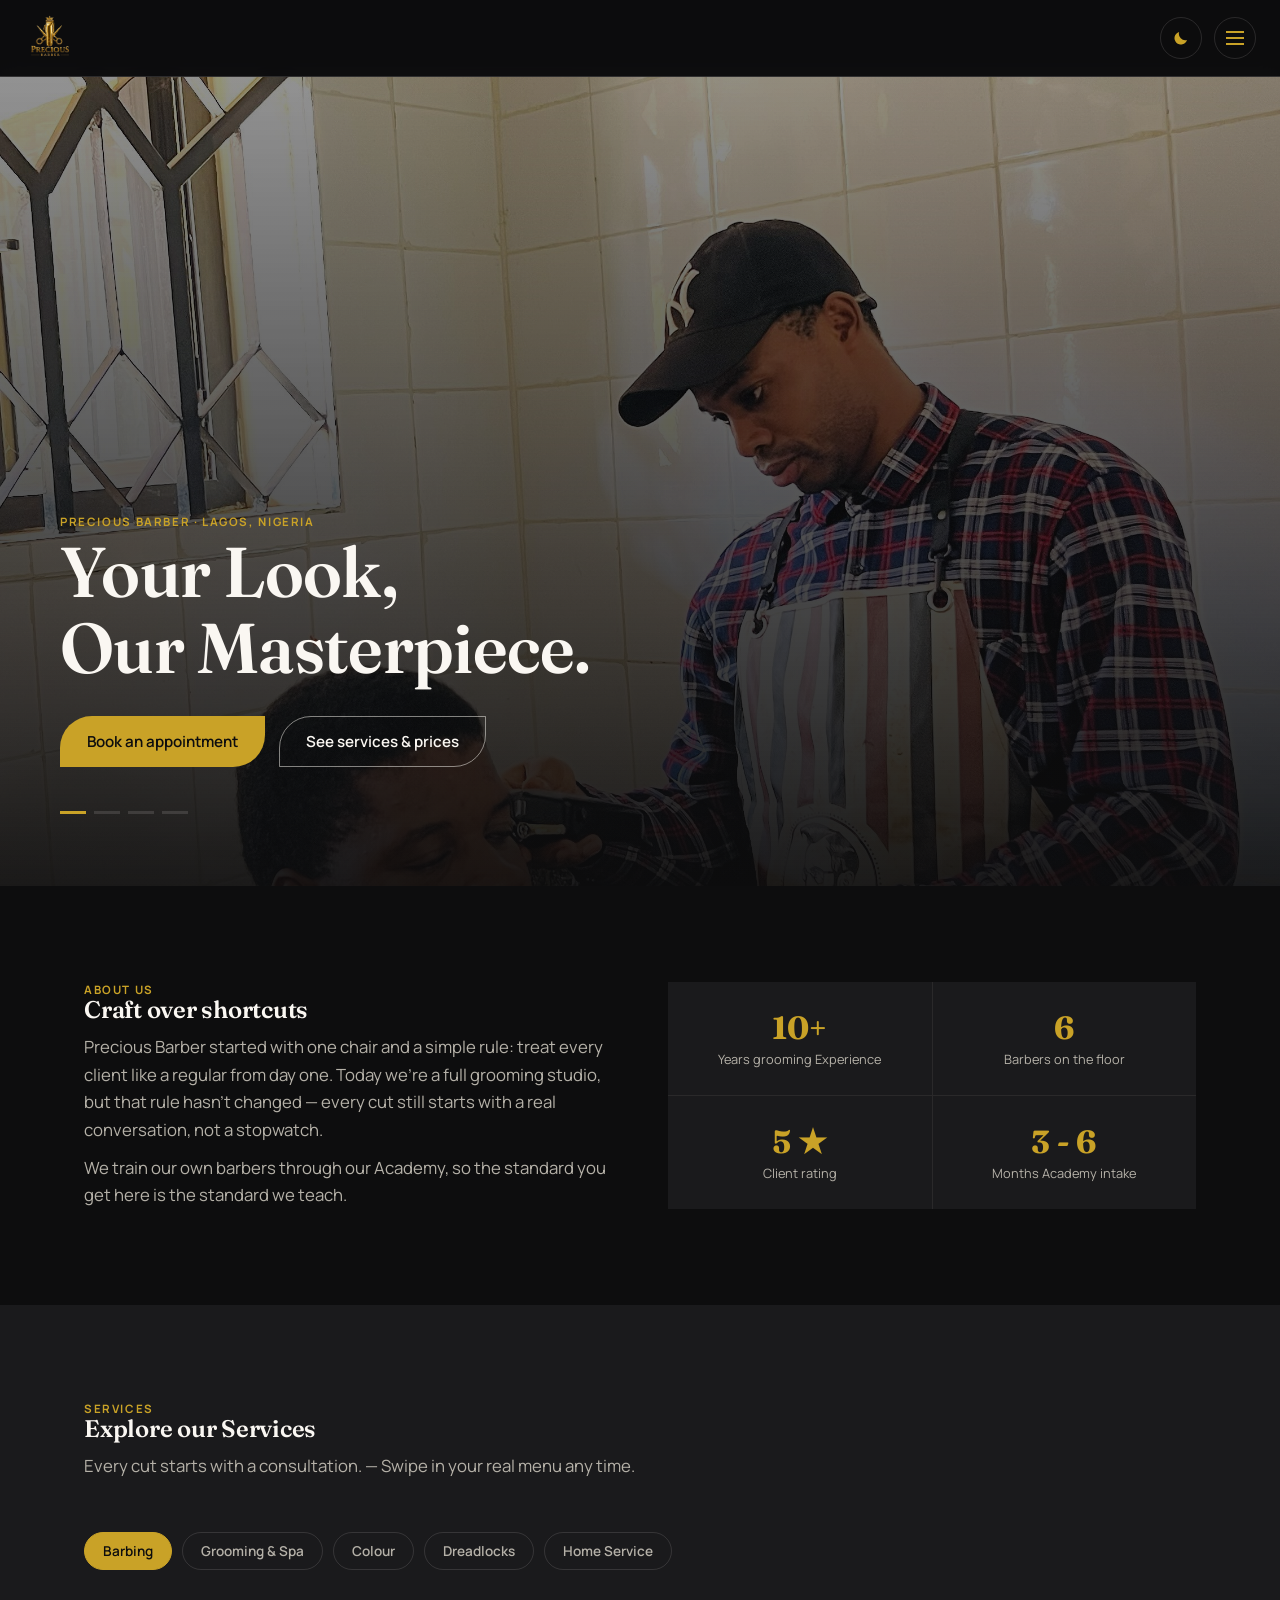
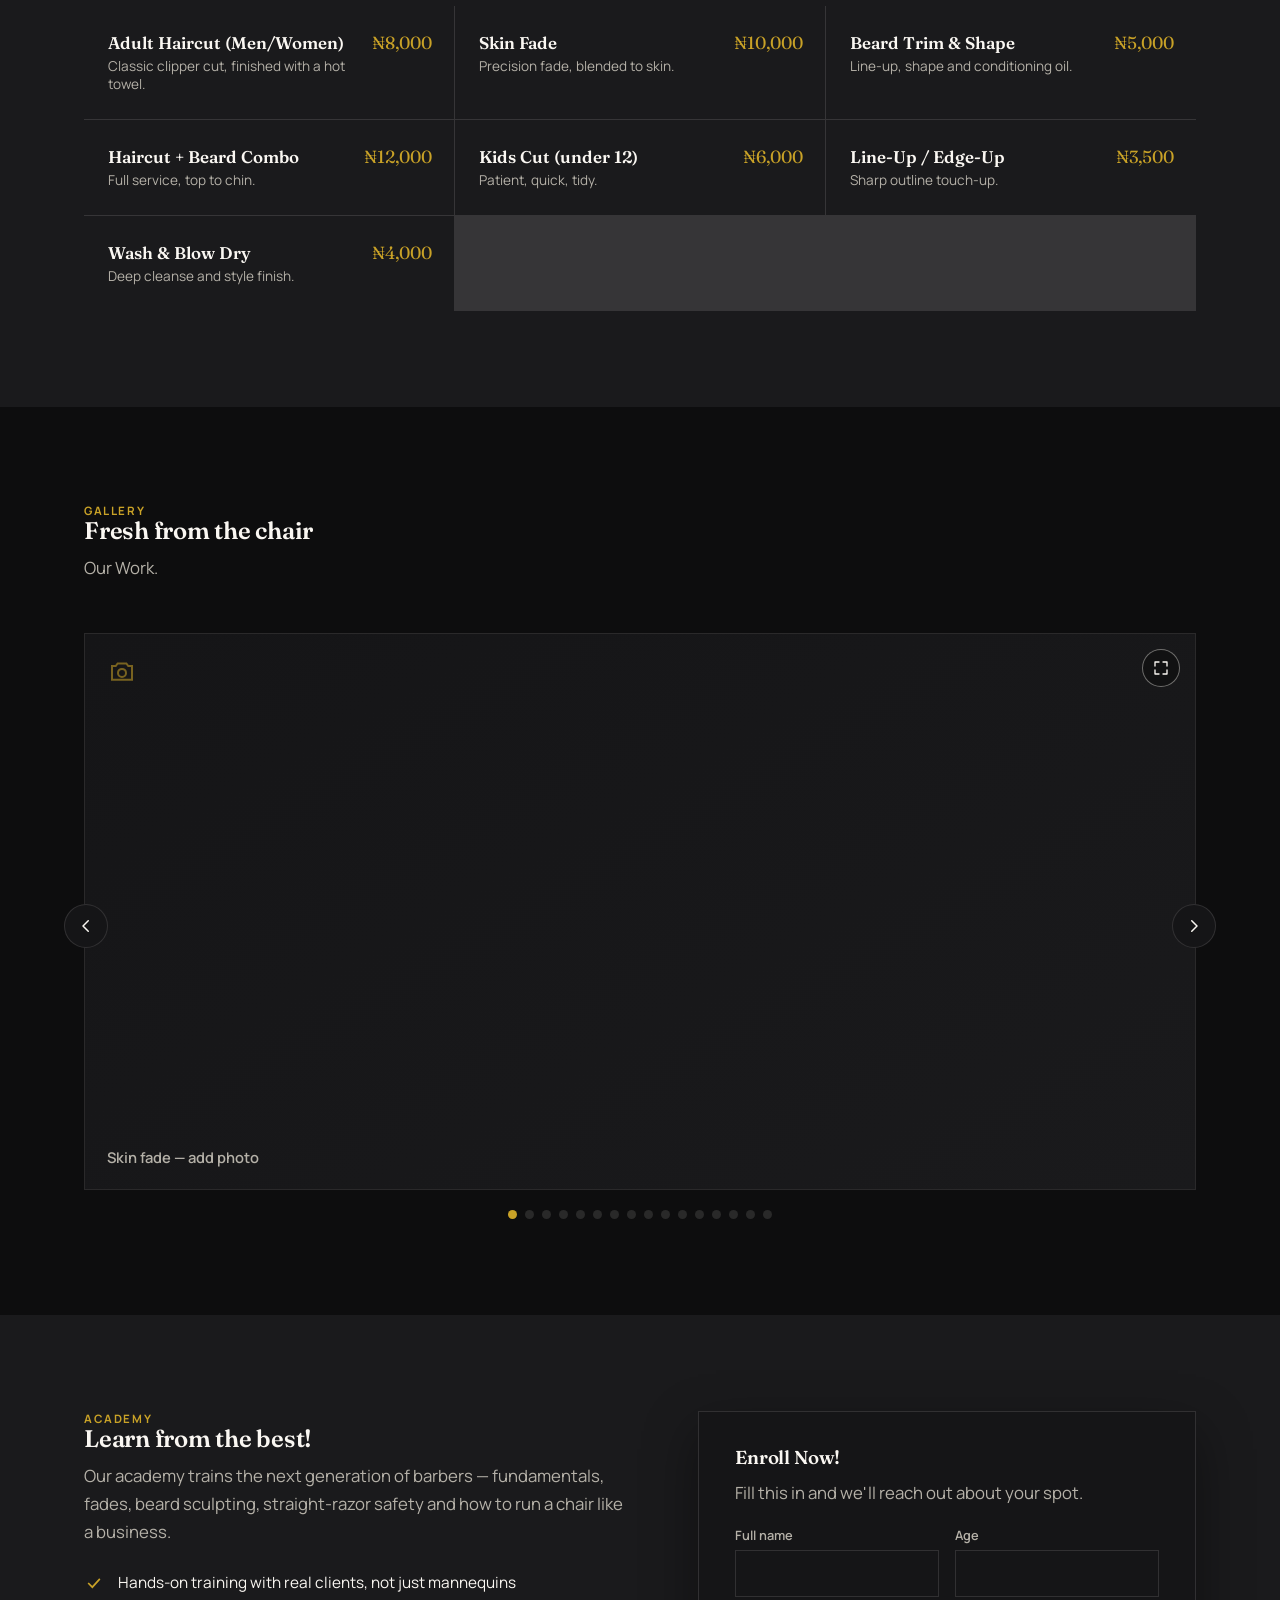
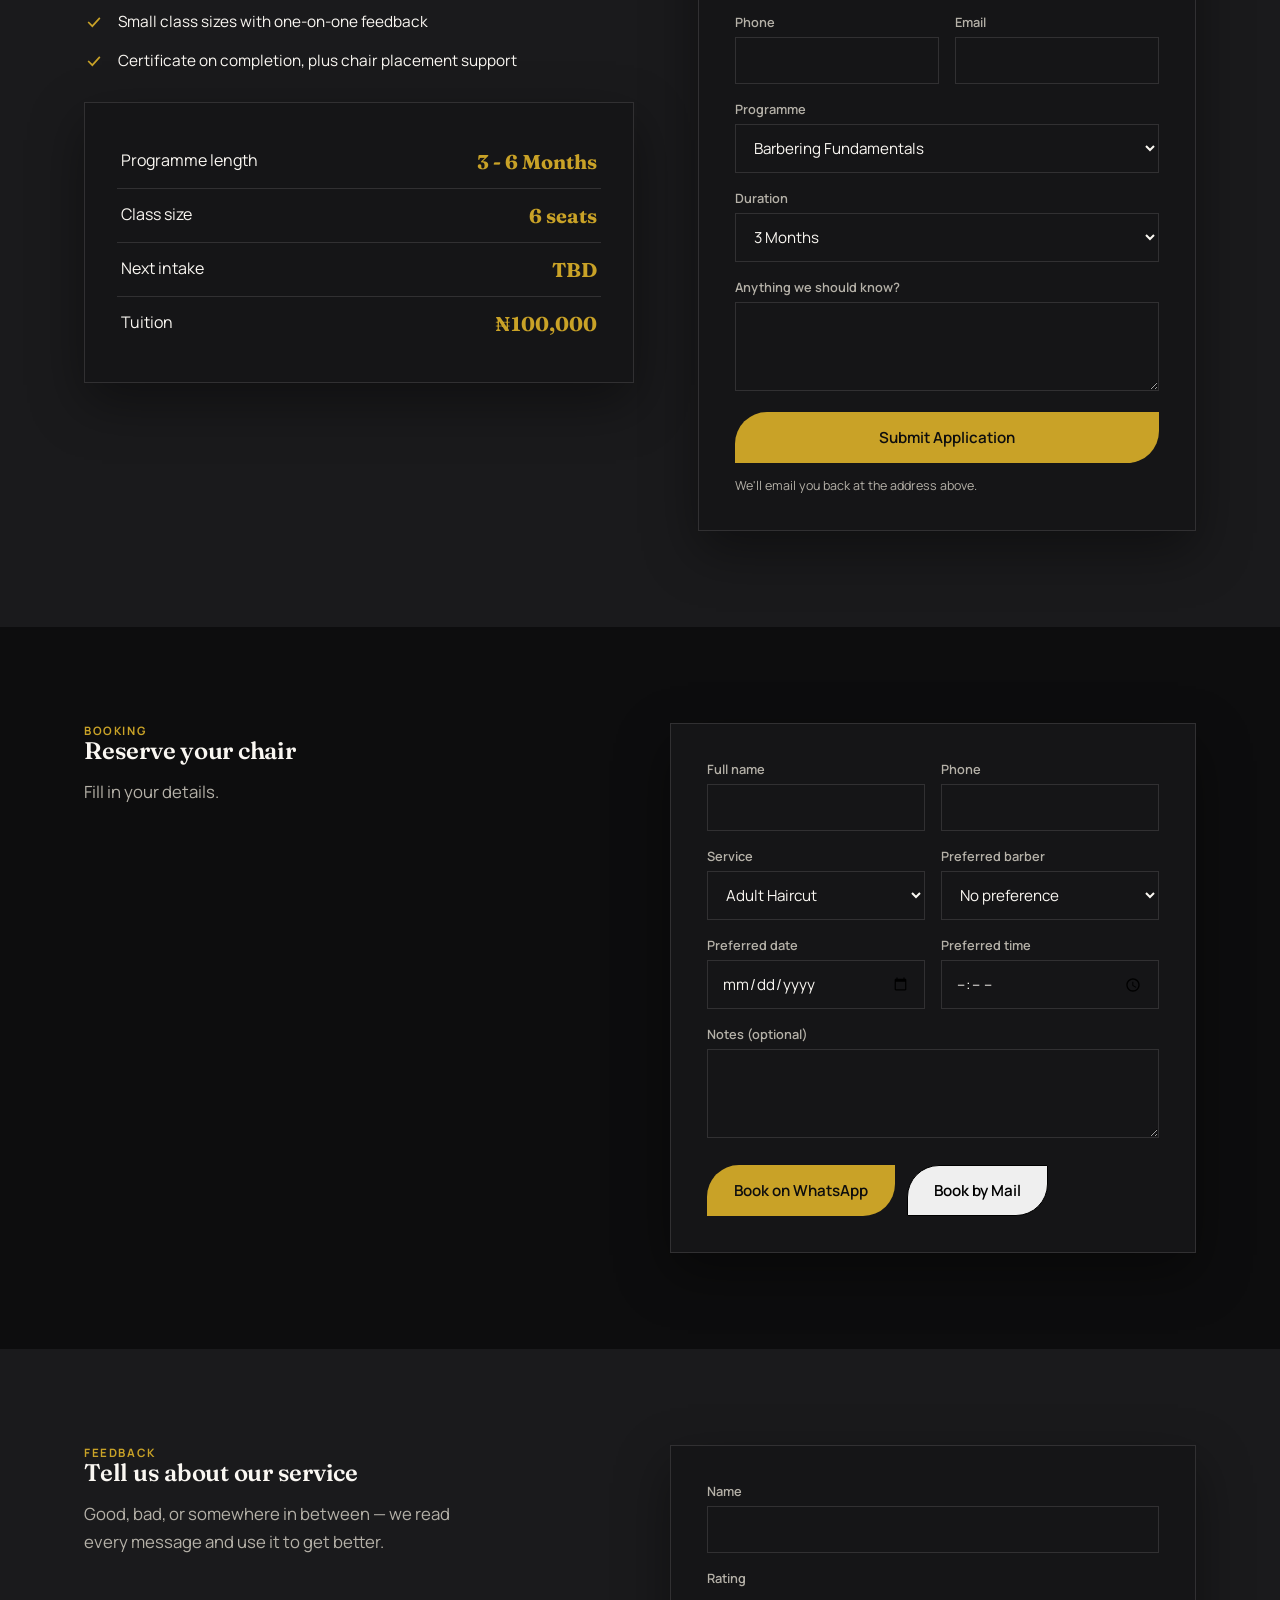
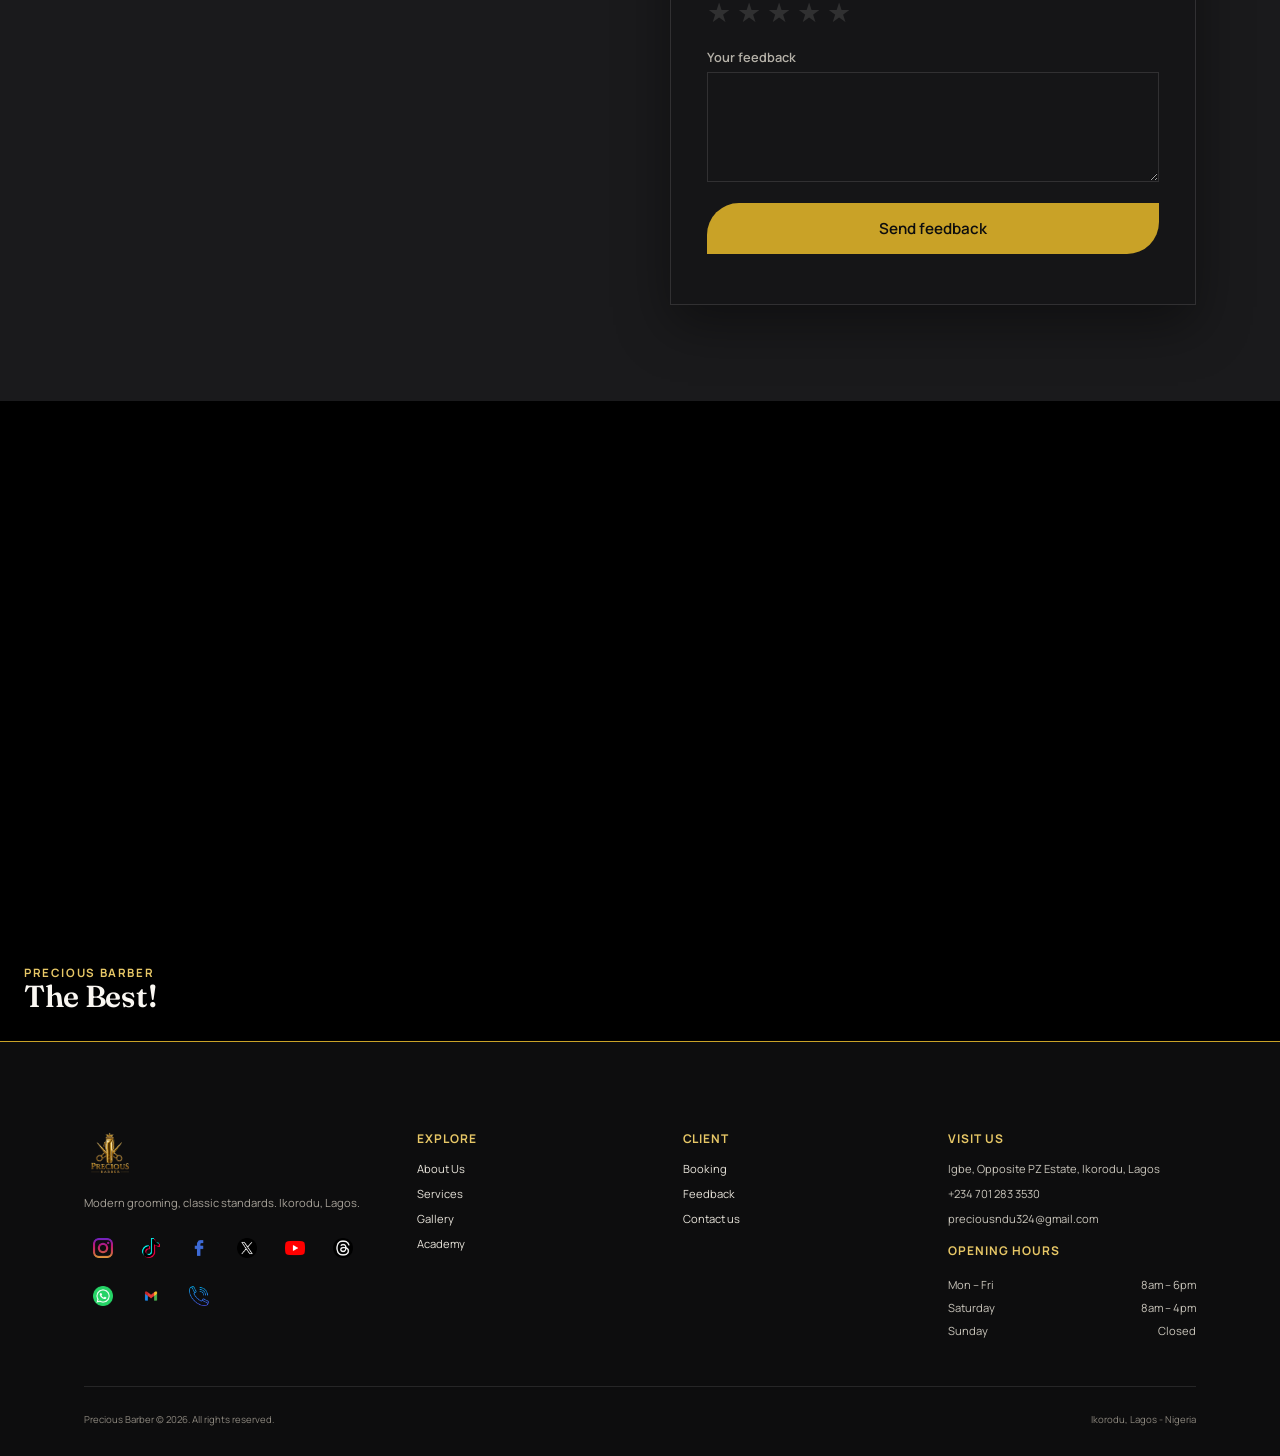
<file: home.html>
<!DOCTYPE html>
<html lang="en">

<head>
    <meta charset="UTF-8">
    <meta name="viewport" content="width=device-width, initial-scale=1, viewport-fit=cover">
    <title>Precious Barber — The Best!</title>
    <link rel="icon" href="images/favicon.ico">
    <link rel="preconnect" href="https://fonts.googleapis.com">
    <link rel="preconnect" href="https://fonts.gstatic.com" crossorigin>
    <link href="https://fonts.googleapis.com/css2?family=Fraunces:ital,wght@0,300;0,600;0,700;1,500&family=Manrope:wght@400;500;600;700&display=swap" rel="stylesheet">
    <link rel="stylesheet" href="styles/barber.css">
</head>

<body>

    <header>
        <div class="nav">
            <a href="home.html" class="brand" aria-label="Precious Barber home">
                <img class="logo-img" src="images/logo.png" alt="Precious Barber logo">
            </a>
            <div class="navtools">
                <button id="themeToggle" aria-label="Toggle dark mode"><svg id="themeIcon" width="18" height="18"
                        viewBox="0 0 24 24" fill="none"></svg></button>
                <button id="menuBtn" aria-label="Open menu"><span></span></button>
            </div>
        </div>
    </header>

    <div id="drawerOverlay"></div>
    <nav id="navDrawer" aria-label="Site navigation">
        <div class="drawer-head"><span>Menu</span><button id="closeDrawer" aria-label="Close menu">✕</button></div>
        <ul class="drawer-links">
            <li><a href="home.html">Home</a></li>
            <li><a href="#about">About Us</a></li>
            <li><a href="#services">Services</a></li>
            <li><a href="#gallery">Gallery</a></li>
            <li><a href="#academy">Academy</a></li>
            <li><a href="#booking">Booking</a></li>
            <li><a href="#feedback">Feedback</a></li>
            <li><a href="contactus.html">Contact Us</a></li>
        </ul>
        <div class="drawer-foot">Need us urgently?<br><a href="https://wa.me/2347012833530" target="_blank"
                rel="noopener">Chat on WhatsApp →</a></div>
    </nav>

    <section id="home">
        <div id="slides"></div>
        <div class="hero-inner">
            <div class="wrap">
                <p class="kicker">PRECIOUS BARBER · LAGOS, NIGERIA</p>
                <h1 class="h1">Your Look,<br>Our Masterpiece.</h1>
                
                <div class="hero-cta">
                    <a class="btn btn-gold" href="#booking">Book an appointment</a>
                    <a class="btn btn-line" style="color:#faf7f2;border-color:rgba(250,247,242,.5)" href="#services">See
                        services &amp; prices</a>
                </div>
                <div class="dots" id="dots"></div>
            </div>
        </div>
    </section>

    <section id="about">
        <div class="wrap about-grid">
            <div class="reveal">
                <p class="kicker">ABOUT US</p>
                <h2>Craft over shortcuts</h2>
                <p class="lede">Precious Barber started with one chair and a simple rule: treat every client like a
                    regular from day one. Today we're a full grooming studio, but that rule hasn't changed — every cut
                    still starts with a real conversation, not a stopwatch.</p>
                <p class="lede" style="margin-top:10px">We train our own barbers through our Academy, so the standard
                    you get here is the standard we teach.</p>
            </div>
            <div class="about-stats reveal">
                <div><b>10+</b><span>Years grooming Experience</span></div>
                <div><b>6</b><span>Barbers on the floor</span></div>
                <div><b>5 ★</b><span>Client rating</span></div>
                <div><b>3 - 6</b><span>Months Academy intake</span></div>
            </div>
        </div>
    </section>

    <section id="services">
        <div class="wrap">
            <div class="sec-head reveal">
                <p class="kicker">SERVICES</p>
                <h2>Explore our Services</h2>
                <p class="lede">Every cut starts with a consultation. — Swipe in your real menu any time.</p>
            </div>
            <div class="tabs" id="tabs"></div>
            <div class="svc-grid" id="svcGrid"></div>
        </div>
    </section>

    <section id="gallery">
        <div class="wrap">
            <div class="sec-head reveal">
                <p class="kicker">GALLERY</p>
                <h2>Fresh from the chair</h2>
                <p class="lede">Our Work.</p>
            </div>
            <div class="gal-wrap">
                <div class="gal-viewport">
                    <div class="gal-track" id="galTrack"></div>
                    <button class="gal-expand" id="galExpand" aria-label="Expand">
                        <svg width="16" height="16" viewBox="0 0 24 24" fill="none">
                            <path d="M9 3H3v6M15 3h6v6M9 21H3v-6M15 21h6v-6" stroke="currentColor" stroke-width="2"
                                stroke-linecap="round" stroke-linejoin="round" />
                        </svg>
                    </button>
                </div>
                <button class="gal-arrow prev" id="galPrev" aria-label="Previous">
                    <svg width="18" height="18" viewBox="0 0 24 24" fill="none">
                        <path d="M15 5l-7 7 7 7" stroke="currentColor" stroke-width="2" stroke-linecap="round"
                            stroke-linejoin="round" />
                    </svg>
                </button>
                <button class="gal-arrow next" id="galNext" aria-label="Next">
                    <svg width="18" height="18" viewBox="0 0 24 24" fill="none">
                        <path d="M9 5l7 7-7 7" stroke="currentColor" stroke-width="2" stroke-linecap="round"
                            stroke-linejoin="round" />
                    </svg>
                </button>
                <div class="gal-dots" id="galDots"></div>
            </div>
        </div>
    </section>

    <section id="academy">
        <div class="wrap academy-grid">
            <div class="reveal">
                <p class="kicker">ACADEMY</p>
                <h2>Learn from the best!</h2>
                <p class="lede">Our academy trains the next generation of barbers — fundamentals, fades, beard
                    sculpting, straight-razor safety and how to run a chair like a business.</p>
                <ul class="feat-list">
                    <li><svg viewBox="0 0 24 24" fill="none">
                            <path d="M5 12l5 5L19 7" stroke="currentColor" stroke-width="2" />
                        </svg>Hands-on training with real clients, not just mannequins</li>
                    <li><svg viewBox="0 0 24 24" fill="none">
                            <path d="M5 12l5 5L19 7" stroke="currentColor" stroke-width="2" />
                        </svg>Small class sizes with one-on-one feedback</li>
                    <li><svg viewBox="0 0 24 24" fill="none">
                            <path d="M5 12l5 5L19 7" stroke="currentColor" stroke-width="2" />
                        </svg>Certificate on completion, plus chair placement support</li>
                </ul>
                <div class="stat-card" style="margin-top:30px">
                    <div class="stat-row"><span>Programme length</span><b>3 - 6 Months</b></div>
                    <div class="stat-row"><span>Class size</span><b>6 seats</b></div>
                    <div class="stat-row"><span>Next intake</span><b>TBD</b></div>
                    <div class="stat-row"><span>Tuition</span><b>₦100,000</b></div>
                </div>
            </div>

            <form class="panel reveal" id="enrollForm" action="https://formsubmit.co/preciousndu324@gmail.com"
                method="POST">
                <h3 style="margin-bottom:6px">Enroll Now!</h3>
                <p class="lede" style="margin-bottom:20px">Fill this in and we'll reach out about your spot.</p>
                <input type="hidden" name="_subject" value="New Academy Enrollment — Precious Barber">
                <input type="hidden" name="_template" value="table">
                <input type="hidden" name="_next" id="enrollNext" value="thank-you.html?type=enroll">
                <div class="field-row">
                    <div><label for="eName">Full name</label><input id="eName" name="Full name" required></div>
                    <div><label for="eAge">Age</label><input id="eAge" name="Age" type="number" min="14" required></div>
                </div>
                <div class="field-row">
                    <div><label for="ePhone">Phone</label><input id="ePhone" name="Phone" type="tel" required></div>
                    <div><label for="eEmail">Email</label><input id="eEmail" name="Email" type="email" required></div>
                </div>
                <div class="full">
                    <label for="eProgram">Programme</label>
                    <select id="eProgram" name="Programme">
                        <option>Barbering Fundamentals</option>
                        <option>Fade Specialist</option>
                        <option>Business &amp; Chair Management</option>
                    </select>
                </div>
                <div class="full">
                    <label for="eProgram">Duration</label>
                    <select id="eDuration" name="Duration">
                        <option>3 Months</option>
                        <option>6 Months</option>
                    </select>
                </div>
                <div class="full"><label for="eNote">Anything we should know?</label><textarea id="eNote" name="Message"
                        rows="3"></textarea></div>
                <button type="submit" class="btn btn-gold" style="width:100%;justify-content:center">Submit Application </button>
                <p class="form-note">We'll email you back at the address above.</p>
            </form>
        </div>
    </section>

    <section id="booking">
        <div class="wrap">
            <div class="side-note reveal">
                <p class="kicker">BOOKING</p>
                <h2>Reserve your chair</h2>
                <p class="lede">Fill in your details.</p>
            </div>
            <form class="panel reveal" id="bookingForm">
                <div class="field-row">
                    <div><label for="bName">Full name</label><input id="bName" required></div>
                    <div><label for="bPhone">Phone</label><input id="bPhone" type="tel" required></div>
                </div>
                <div class="field-row">
                    <div><label for="bService">Service</label>
                        <select id="bService">
                            <option>Adult Haircut</option>
                            <option>Fade</option>
                            <option>Beard Trim</option>
                            <option>Haircut + Beard</option>
                            <option>Kids Cut</option>
                            <option>Dread</option>
                            <option>Home Service</option>
                            <option>Other</option>
                        </select>
                    </div>
                    <div><label for="bBarber">Preferred barber</label>
                        <select id="bBarber">
                            <option>No preference</option>
                            <option>Precious</option>
                            <option>Junior</option>
                            <option>David</option>
                        </select>
                    </div>
                </div>
                <div class="field-row">
                    <div><label for="bDate">Preferred date</label><input id="bDate" type="date"></div>
                    <div><label for="bTime">Preferred time</label><input id="bTime" type="time"></div>
                </div>
                <div class="full"><label for="bNote">Notes (optional)</label><textarea id="bNote" rows="3"></textarea>
                </div>
                <div class="choice-row">
                    <button type="button" class="btn btn-gold" id="bookWa">Book on WhatsApp</button>
                    <button type="button" class="btn btn-line" id="bookMail">Book by Mail</button>
                </div>
            </form>
        </div>
    </section>

    <section id="feedback">
        <div class="wrap">
            <div class="side-note reveal">
                <p class="kicker">FEEDBACK</p>
                <h2>Tell us about our service</h2>
                <p class="lede">Good, bad, or somewhere in between — we read every message and use it to get better.</p>
            </div>
            <form class="panel reveal" id="feedbackForm" action="https://formsubmit.co/preciousndu324@gmail.com" method="POST">
                <input type="hidden" name="_subject" value="New Feedback — Precious Barber">
                <input type="hidden" name="_template" value="table">
                <input type="hidden" name="_next" id="fbNext" value="thank-you.html?type=feedback">
                <input type="hidden" name="Rating" id="fRatingInput" value="0">
                <div class="full"><label for="fName">Name</label><input id="fName" name="Name" required></div>
                <div class="full"><label>Rating</label>
                    <div class="stars" id="stars">
                        <span data-v="1">★</span><span data-v="2">★</span><span data-v="3">★</span><span
                            data-v="4">★</span><span data-v="5">★</span>
                    </div>
                </div>
                <div class="full"><label for="fMsg">Your feedback</label><textarea id="fMsg" name="Feedback" rows="4"
                        required></textarea></div>
                <button type="submit" class="btn btn-gold" style="width:100%;justify-content:center">Send
                    feedback</button>
                <p class="form-note"></p>
            </form>
        </div>
    </section>

    <section id="loopvideo">
        <video autoplay muted loop playsinline>
            <source src="videos/loopvideo.mp4" type="video/mp4">
        </video>
        <div class="fade"></div>
        <div class="vcap">
            <p class="kicker">PRECIOUS BARBER</p>
            <h3>The Best!<h3>
        </div>
    </section>

    <footer id="siteFooter">
        <div class="wrap">
            <div class="foot-grid">
                <div>
                    <div class="foot-brand">
                        <img class="foot-logo-img" src="images/logo.png" alt="Precious Barber logo">
                    </div>
                    <p class="lede">Modern grooming, classic standards. Ikorodu, Lagos.</p>
                    <div class="social">
                        <a href="https://www.instagram.com/the_precious_barber?stkn=MXhtaWlieXd4MHI4bw==" target="_blank" rel="noopener" aria-label="Instagram"><img src="images/instagram.png" alt="Instagram"></a>
                        <a href="https://www.tiktok.com/@the_precious_barber?_r=1&_d=f4df9flelka9e7&sec_uid=MS4wLjABAAAAtN5Uei80c_iwTwKHAHXE4sn-UqUYw0IOtDD3DgiBxOUclQJrwu2eoRrLAKzj_cpr&share_author_id=7346243973050450950&sharer_language=en&source=h5_m&u_code=ed51lj0632dclm&timestamp=1790537336&user_id=7346243973050450950&sec_user_id=MS4wLjABAAAAtN5Uei80c_iwTwKHAHXE4sn-UqUYw0IOtDD3DgiBxOUclQJrwu2eoRrLAKzj_cpr&item_author_type=1&utm_source=copy&utm_campaign=client_share&utm_medium=android&share_iid=7687594191690630930&share_link_id=3924966e-4efc-4d82-810d-2e53a9651ab1&share_app_id=1233&ugbiz_name=ACCOUNT&ug_btm=b8727%2Cb7360&social_share_type=5&enable_checksum=1" target="_blank" aria-label="Tik-tok"><img src="images/tiktok.png" alt="tik-tok"></a>
                        <a href="https://www.facebook.com/share/1ZkvFk1jhx/" target="_blank" rel="noopener" aria-label="Facebook"><img src="images/facebook.png" alt="Facebook"></a>
                        <a href="https://x.com/" target="_blank" rel="noopener" aria-label="X (Twitter)"><img src="images/x.png" alt="X"></a>
                        <a href="https://youtube.com/@the-precious-barber?si=N3ERdnSxlLnfbEGi" target="_blank" rel="noopener" aria-label="YouTube"><img src="images/youtube.png" alt="YouTube"></a>
                        <a href="https://www.threads.com/@the_precious_barber" target="_blank" rel="noopener" aria-label="Threads"><img src="images/threads.png" alt="Threads"></a>
                        <a href="https://wa.me/2347012833530" target="_blank" rel="noopener" aria-label="WhatsApp"><img src="images/social.png" alt="WhatsApp"></a>
                        <a href="mailto:preciousndu324@gmail.com" aria-label="Email"><img src="images/mail.png" alt="Email"></a>
                        <a href="tel:+2347012833530" aria-label="Call"><img src="images/call.png" alt="Phone"></a>
                    </div>
                </div>
                <div class="foot-col">
                    <h5>EXPLORE</h5>
                    <ul>
                        <li><a href="#about">About Us</a></li>
                        <li><a href="#services">Services</a></li>
                        <li><a href="#gallery">Gallery</a></li>
                        <li><a href="#academy">Academy</a></li>
                    </ul>
                </div>
                <div class="foot-col">
                    <h5>CLIENT</h5>
                    <ul>
                        <li><a href="#booking">Booking</a></li>
                        <li><a href="#feedback">Feedback</a></li>
                        <li><a href="contactus.html">Contact us</a></li>
                    </ul>
                </div>
                <div class="foot-col">
                    <h5>VISIT US</h5>
                    <ul style="margin-bottom:16px">
                        <li> Igbe, Opposite PZ Estate, Ikorodu, Lagos</li>
                        <li>+234 701 283 3530</li>
                        <li>preciousndu324@gmail.com</li>
                    </ul>
                    <h5>OPENING HOURS</h5>
                    <div class="foot-hours">
                        <div><span>Mon – Fri</span><span>8am – 6pm</span></div>
                        <div><span>Saturday</span><span>8am – 4pm</span></div>
                        <div><span>Sunday</span><span>Closed</span></div>
                    </div>
                </div>
            </div>
            <div class="foot-bottom">
                <span>Precious Barber © 2026. All rights reserved.</span>
                <span>Ikorodu, Lagos - Nigeria</span>
            </div>
        </div>
    </footer>

    <div id="lightbox">
        <div class="lb-inner">
            <button id="lbClose" aria-label="Close">✕</button>
            <div class="field" id="lbField"></div>
        </div>
    </div>

    <button id="backToTop" aria-label="Back to top">
        <svg width="18" height="18" viewBox="0 0 24 24" fill="none">
            <path d="M12 19V5M5 12l7-7 7 7" stroke="currentColor" stroke-width="2.2" stroke-linecap="round"
                stroke-linejoin="round" />
        </svg>
    </button>

    <script src="scripts/common.js"></script>
    <script src="scripts/main.js"></script>
</body>

</html>
</file>
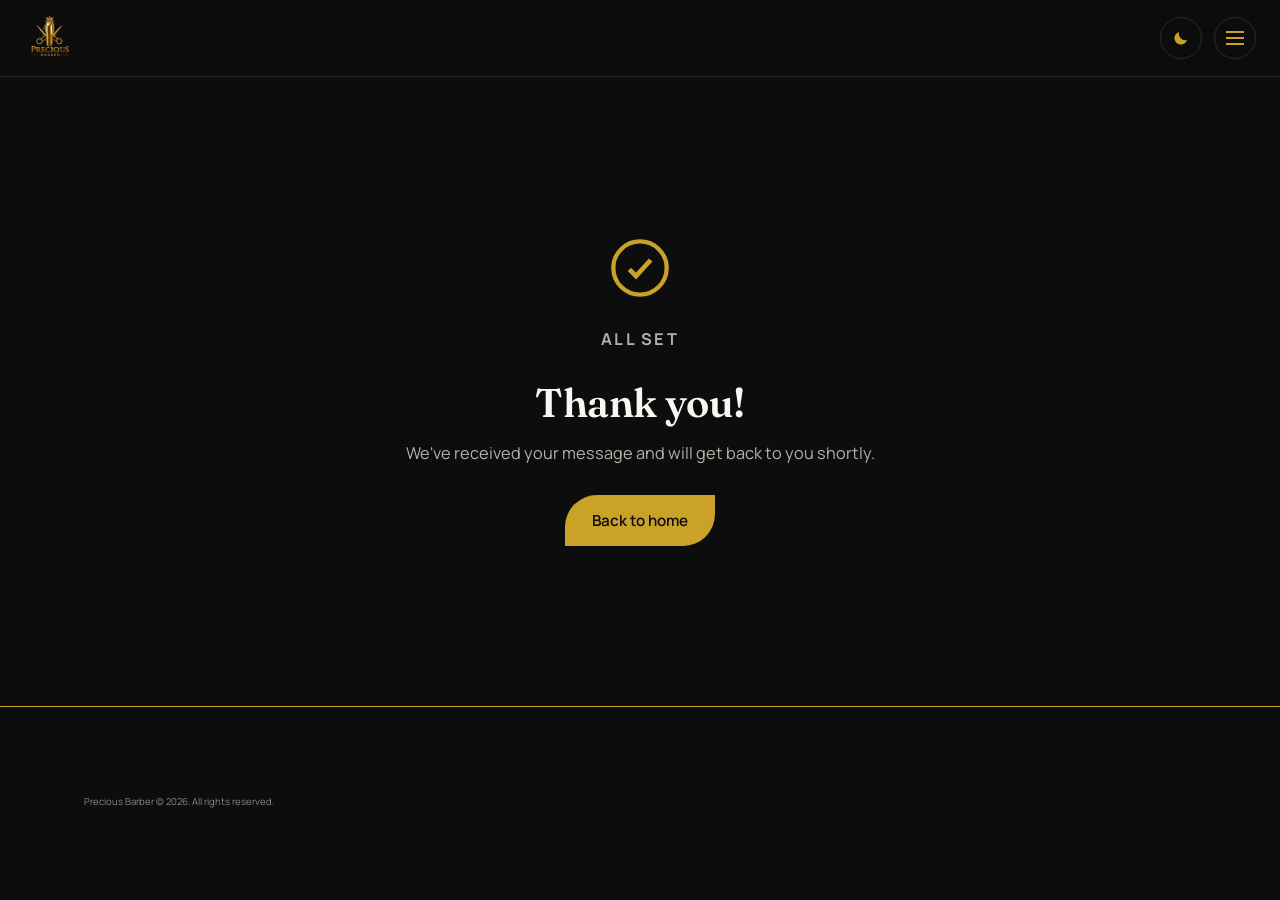
<file: thank.html>
<!DOCTYPE html>
<html lang="en">

<head>
    <meta charset="UTF-8">
    <meta name="viewport" content="width=device-width, initial-scale=1, viewport-fit=cover">
    <title>Thank You!</title>
    <link rel="icon" href="images/favicon.ico">
    <link rel="preconnect" href="https://fonts.googleapis.com">
    <link rel="preconnect" href="https://fonts.gstatic.com" crossorigin>
    <link
        href="https://fonts.googleapis.com/css2?family=Fraunces:ital,wght@0,300;0,600;0,700;1,500&family=Manrope:wght@400;500;600;700&display=swap"
        rel="stylesheet">
    <link rel="stylesheet" href="styles/barber.css">
</head>

<body oncontextmenu="return false">

    <header>
        <div class="nav">
            <a href="home.html" class="brand" aria-label="Precious Barber home">
                <img class="logo-img" src="images/logo.png" alt="Precious Barber logo">
            </a>
            <div class="navtools">
                <button id="themeToggle" aria-label="Toggle dark mode"><svg id="themeIcon" width="18" height="18"
                        viewBox="0 0 24 24" fill="none"></svg></button>
                <button id="menuBtn" aria-label="Open menu"><span></span></button>
            </div>
        </div>
    </header>

    <div id="drawerOverlay"></div>
    <nav id="navDrawer" aria-label="Site navigation">
        <div class="drawer-head"><span>Menu</span><button id="closeDrawer" aria-label="Close menu">✕</button></div>
        <ul class="drawer-links">
            <li><a href="home.html">Home</a></li>
            <li><a href="home.html#about">About Us</a></li>
            <li><a href="home.html#services">Services</a></li>
            <li><a href="home.html#gallery">Gallery</a></li>
            <li><a href="home.html#academy">Academy</a></li>
            <li><a href="home.html#booking">Booking</a></li>
            <li><a href="home.html#feedback">Feedback</a></li>
            <li><a href="contactus.html">Contact Us</a></li>
        </ul>
        <div class="drawer-foot">Need us urgently?<br><a href="https://wa.me/2347012833530" target="_blank"
                rel="noopener">Chat on WhatsApp →</a></div>
    </nav>

    <section class="ty-wrap">
        <div class="ty-card">
            <svg class="ty-icon" viewBox="0 0 24 24" fill="none">
                <circle cx="12" cy="12" r="10" stroke="currentColor" stroke-width="1.6" />
                <path d="M8 12.5l2.5 2.5L16 9" stroke="currentColor" stroke-width="1.8" />
            </svg>
            <p class="kicker" id="tyKicker">ALL SET</p>
            <h1 id="tyTitle">Thank you!</h1>
            <div class="ty-stars" id="tyStars" style="display:none"></div>
            <p id="tyMsg">We've received your message and will get back to you shortly.</p>
            <a class="btn btn-gold" href="home.html">Back to home</a>
        </div>
    </section>

    <footer>
        <div class="wrap">
            <div class="foot-bottom" style="border-top:0;padding-top:0">
                <span>Precious Barber © 2026. All rights reserved.</span>
            </div>
        </div>
    </footer>

    <button id="backToTop" aria-label="Back to top">
        <svg width="18" height="18" viewBox="0 0 24 24" fill="none">
            <path d="M12 19V5M5 12l7-7 7 7" stroke="currentColor" stroke-width="2.2" stroke-linecap="round"
                stroke-linejoin="round" />
        </svg>
    </button>

    <script src="scripts/common.js"></script>
    <script>
        (function () {
            var params = new URLSearchParams(window.location.search);
            var type = params.get('type');
            var kicker = document.getElementById('tyKicker'), title = document.getElementById('tyTitle'), msg = document.getElementById('tyMsg');
            if (type === 'feedback') {
                kicker.textContent = 'FEEDBACK RECEIVED';
                title.textContent = 'Thanks for the feedback!';
                msg.textContent = "We read every message and really appreciate you taking the time.";
                var rating = parseInt(params.get('rating') || '0');
                if (rating > 0) {
                    var starsEl = document.getElementById('tyStars');
                    starsEl.style.display = 'flex';
                    for (var i = 1; i <= 5; i++) {
                        var s = document.createElement('span'); s.textContent = '★';
                        if (i <= rating) s.classList.add('on');
                        starsEl.appendChild(s);
                    }
                }
            } else if (type === 'booking') {
                kicker.textContent = 'BOOKING REQUESTED';
                title.textContent = "Thanks — you're almost booked!";
                msg.textContent = "We've got your request. If a WhatsApp or email window opened, just hit send there so we can confirm your slot.";
            } else if (type === 'enroll') {
                kicker.textContent = 'APPLICATION RECEIVED';
                title.textContent = 'Thank you for applying!';
                msg.textContent = "We'll get back to you about your enrollment shortly — keep an eye on your inbox and phone.";
            }
        })();
    </script>
</body>

</html>
</file>
<file: styles/barber.css>
:root {
    --gold: #c9a227;
    --gold-light: #e7c766;
    --gold-deep: #c9a227;
    --black: #0d0d0e;
    --charcoal: #1a1a1c;
    --white: #faf7f2;
    --ink: #17161a;
    --line-d: rgba(250, 247, 242, .12);
    --line-l: rgba(23, 22, 26, .12);
    --bg: var(--black);
    --bg-alt: var(--charcoal);
    --text: var(--white);
    --text-muted: #b5b1a8;
    --card: #151517;
    --shadow: 0 20px 50px rgba(0, 0, 0, .4);
    --serif: 'Fraunces', serif;
    --sans: 'Manrope', sans-serif;
    box-sizing: border-box;
}

html[data-theme="light"] {
    --gold-deep: #8a6a10;
    --bg: var(--white);
    --bg-alt: #f0ece2;
    --text: var(--ink);
    --text-muted: #5c5750;
    --card: #ffffff;
    --shadow: 0 16px 40px rgba(23, 22, 26, .08);
}

*,
*::before,
*::after {
    box-sizing: inherit;
    margin: 0;
    padding: 0
}

html {
    scroll-behavior: smooth;
    scroll-padding-top: 88px
}

body {
    background: var(--bg);
    color: var(--text);
    font-family: var(--sans);
    -webkit-font-smoothing: antialiased;
    transition: background .35s ease, color .35s ease;
    overflow-x: hidden
}

img,
svg,
video {
    max-width: 100%;
    display: block
}

a {
    color: inherit;
    text-decoration: none
}

button {
    font-family: inherit
}

.wrap {
    max-width: 1160px;
    margin: 0 auto;
    padding: 0 24px
}

section {
    padding: 96px 0
}

h1,
h2,
h3 {
    font-family: var(--serif);
    font-weight: 600;
    line-height: 1.08;
    letter-spacing: -.01em
}

.kicker {
    font-family: var(--sans);
    font-weight: 700;
    font-size: .72rem;
    letter-spacing: .14em;
    color: var(--gold-deep)
}

.lede {
    color: var(--text-muted);
    font-size: 1.05rem;
    max-width: 56ch;
    line-height: 1.65;
    margin: 10px 0 0
}

.btn {
    display: inline-flex;
    align-items: center;
    gap: 8px;
    padding: 14px 26px;
    border-top-left-radius: 2rem;
    border-bottom-right-radius: 2rem;
    font-weight: 600;
    font-size: .95rem;
    border: 1px solid transparent;
    cursor: pointer;
    transition: transform .18s ease, background .18s ease, border-color .18s ease, box-shadow .18s ease
}

.btn:hover {
    transform: translateY(-3px)
}

.btn:active {
    transform: scale(.98)
}

.btn-gold {
    background: var(--gold);
    color: #0d0d0e
}

.btn-gold:hover {
    background: var(--gold-light);
    box-shadow: 0 10px 24px rgba(201, 162, 39, .35)
}

.btn-line {
    border-color: currentColor
}

.btn-line:hover {
    border-color: var(--gold);
    color: var(--gold-deep)
}

.sr-only {
    position: absolute;
    width: 1px;
    height: 1px;
    overflow: hidden;
    clip: rect(0 0 0 0)
}

/* reveal-on-scroll */
@keyframes cardReveal {
    from {
        opacity: 0;
        transform: translateY(24px)
    }

    to {
        opacity: 1;
        transform: translateY(0)
    }
}

.reveal {
    opacity: 0
}

.reveal.in-view {
    animation: cardReveal .7s ease forwards
}

@media (prefers-reduced-motion:reduce) {
    * {
        transition: none !important;
        animation: none !important
    }

    .reveal {
        opacity: 1 !important
    }
}

/* header */
header {
    position: fixed;
    top: 0;
    left: 0;
    right: 0;
    z-index: 60;
    background: color-mix(in srgb, var(--bg) 88%, transparent);
    backdrop-filter: blur(10px);
    border-bottom: 1px solid var(--line-d)
}

html[data-theme="light"] header {
    border-bottom: 1px solid var(--line-l)
}

body {
    padding-top: 76px
}

.nav {
    display: flex;
    align-items: center;
    justify-content: space-between;
    height: 76px;
    padding: 0 24px
}

.brand {
    display: flex;
    align-items: center;
    gap: 10px;
    flex: none
}

.logo-img {
    height: 50px;
    width: auto;
    object-fit: contain;
    transition: transform .3s ease
}

.brand:hover .logo-img {
    transform: scale(1.06)
}

.navtools {
    display: flex;
    align-items: center;
    gap: 12px
}

#themeToggle,
#menuBtn {
    background: none;
    border: 1px solid var(--line-d);
    color: var(--gold-deep);
    width: 42px;
    height: 42px;
    border-radius: 50%;
    display: grid;
    place-items: center;
    cursor: pointer;
    transition: border-color .2s ease, transform .2s ease
}

html[data-theme="light"] #themeToggle,
html[data-theme="light"] #menuBtn {
    border-color: var(--line-l)
}

#themeToggle:hover,
#menuBtn:hover {
    border-color: var(--gold);
    transform: scale(1.08)
}

#themeIcon {
    transition: transform .4s ease
}

#themeToggle:hover #themeIcon {
    transform: rotate(90deg)
}

#menuBtn span {
    display: block;
    width: 18px;
    height: 2px;
    background: currentColor;
    position: relative
}

#menuBtn span::before,
#menuBtn span::after {
    content: '';
    position: absolute;
    left: 0;
    width: 18px;
    height: 2px;
    background: currentColor;
    transition: transform .2s ease
}

#menuBtn span::before {
    top: -6px
}

#menuBtn span::after {
    top: 6px
}

/* nav drawer */
#drawerOverlay {
    position: fixed;
    inset: 0;
    background: rgba(0, 0, 0, .55);
    opacity: 0;
    pointer-events: none;
    transition: opacity .3s ease;
    z-index: 70
}

#drawerOverlay.open {
    opacity: 1;
    pointer-events: auto
}

#navDrawer {
    position: fixed;
    top: 0;
    right: 0;
    bottom: 0;
    width: min(320px, 86vw);
    background: var(--bg);
    border-left: 1px solid var(--line-d);
    z-index: 71;
    padding: 28px 26px;
    transform: translateX(100%);
    transition: transform .35s ease;
    display: flex;
    flex-direction: column
}

html[data-theme="light"] #navDrawer {
    border-color: var(--line-l)
}

#navDrawer.open {
    transform: translateX(0)
}

.drawer-head {
    display: flex;
    justify-content: space-between;
    align-items: center;
    margin-bottom: 32px
}

.drawer-head span {
    font-family: var(--serif);
    font-weight: 700;
    font-size: 1.1rem
}

#closeDrawer {
    background: none;
    border: 0;
    color: var(--text);
    cursor: pointer;
    padding: 6px;
    transition: transform .2s ease, color .2s ease
}

#closeDrawer:hover {
    transform: rotate(90deg);
    color: var(--gold-deep)
}

.drawer-links {
    list-style: none;
    display: flex;
    flex-direction: column;
    gap: 6px
}

.drawer-links a {
    display: block;
    padding: 12px 10px;
    font-size: 1.02rem;
    font-weight: 600;
    color: var(--text);
    border-left: 2px solid transparent;
    transition: border-color .2s ease, color .2s ease, padding-left .2s ease
}

.drawer-links a:hover {
    border-left-color: var(--gold);
    color: var(--gold-deep);
    padding-left: 18px
}

.drawer-foot {
    margin-top: auto;
    padding-top: 24px;
    border-top: 1px solid var(--line-d);
    font-size: .85rem;
    color: var(--text-muted)
}

html[data-theme="light"] .drawer-foot {
    border-color: var(--line-l)
}

.drawer-foot a {
    color: var(--gold-deep);
    font-weight: 600
}

/* hero */
#home {
    position: relative;
    padding: 0;
    height: min(90vh, 820px);
    min-height: 520px;
    overflow: hidden;
    display: flex;
    align-items: flex-end
}

.slide {
    position: absolute;
    inset: 0;
    opacity: 0;
    transition: opacity 1.2s ease
}

.slide.active {
    opacity: 1
}

.slide .field {
    position: absolute;
    inset: 0;
    background: radial-gradient(circle at 20% 20%, rgba(201, 162, 39, .25), transparent 55%), repeating-linear-gradient(115deg, var(--s1) 0 60px, var(--s2) 60px 120px)
}

.slide .icon {
    position: absolute;
    right: 6%;
    bottom: 8%;
    width: min(38vw, 320px);
    opacity: .16;
    color: var(--gold)
}

.hero-inner {
    position: relative;
    z-index: 2;
    padding: 0 24px 72px;
    width: 100%
}

.hero-inner .wrap {
    padding: 0
}

#home::before {
    content: '';
    position: absolute;
    inset: 0;
    background: linear-gradient(180deg, rgba(13, 13, 14, .25), rgba(13, 13, 14, .92));
    z-index: 1
}

html[data-theme="light"] #home::before {
    background: linear-gradient(180deg, rgba(250, 247, 242, .15), rgba(250, 247, 242, .94))
}

.h1 {
    color: #faf7f2;
    font-size: clamp(2.3rem, 6vw, 4.4rem);
    margin: 5px 0 30px
}

html[data-theme="light"] .h1 {
    color: var(--ink)
}

.hero-inner .lede {
    color: #d9d5cb;
    margin: 18px 0 30px
}

html[data-theme="light"] .hero-inner .lede {
    color: #4a453f
}

.hero-cta {
    display: flex;
    gap: 14px;
    flex-wrap: wrap
}

.dots {
    display: flex;
    gap: 8px;
    margin-top: 44px
}

.dots button {
    width: 26px;
    height: 3px;
    background: var(--line-d);
    border: 0;
    cursor: pointer;
    transition: background .2s ease, width .2s ease
}

.dots button:hover {
    background: var(--gold-light);
    width: 34px
}

.dots button.active {
    background: var(--gold)
}

.sec-head {
    max-width: 640px;
    margin-bottom: 52px
}


/* about */
.about-grid {
    display: grid;
    grid-template-columns: 1fr 1fr;
    gap: 56px;
    align-items: center
}

@media (max-width:820px) {
    .about-grid {
        grid-template-columns: 1fr
    }
}

.about-stats {
    display: grid;
    grid-template-columns: 1fr 1fr;
    gap: 1px;
    background: var(--line-d)
}

html[data-theme="light"] .about-stats {
    background: var(--line-l)
}

.about-stats div {
    background: var(--bg-alt);
    padding: 26px;
    text-align: center;
    transition: background .2s ease
}

.about-stats div:hover {
    background: var(--card)
}

.about-stats b {
    display: block;
    font-family: var(--serif);
    font-size: 2rem;
    color: var(--gold-deep)
}

.about-stats span {
    font-size: .8rem;
    color: var(--text-muted)
}

/* services */
#services {
    background: var(--bg-alt)
}

.tabs {
    display: flex;
    gap: 10px;
    flex-wrap: wrap;
    margin-bottom: 36px
}

.tab {
    padding: 9px 18px;
    border: 1px solid var(--line-d);
    border-radius: 999px;
    font-size: .85rem;
    font-weight: 600;
    cursor: pointer;
    background: none;
    color: var(--text-muted);
    transition: border-color .2s ease, color .2s ease, transform .2s ease
}

html[data-theme="light"] .tab {
    border-color: var(--line-l)
}

.tab:hover {
    border-color: var(--gold);
    color: var(--gold-deep);
    transform: translateY(-2px)
}

.tab.active {
    background: var(--gold);
    color: #0d0d0e;
    border-color: var(--gold)
}

.tab.active:hover {
    transform: none
}

.svc-grid {
    display: grid;
    grid-template-columns: repeat(auto-fill, minmax(280px, 1fr));
    gap: 1px;
    background: var(--line-d)
}

html[data-theme="light"] .svc-grid {
    background: var(--line-l)
}

.svc {
    background: var(--bg-alt);
    padding: 26px 22px;
    display: flex;
    justify-content: space-between;
    gap: 16px;
    transition: transform .22s ease, box-shadow .22s ease, background .22s ease;
    border-left: 2px solid transparent
}

.svc:hover {
    transform: translateY(-5px);
    box-shadow: var(--shadow);
    border-left-color: var(--gold);
    background: var(--card);
    z-index: 1
}

.svc h4 {
    font-family: var(--serif);
    font-weight: 600;
    font-size: 1.06rem
}

.svc p {
    color: var(--text-muted);
    font-size: .85rem;
    margin-top: 4px
}

.svc .price {
    font-family: var(--serif);
    color: var(--gold-deep);
    font-size: 1.1rem;
    white-space: nowrap;
    transition: transform .22s ease
}

.svc:hover .price {
    transform: scale(1.08)
}

/* gallery carousel */
.gal-wrap {
    position: relative
}

.gal-viewport {
    overflow: hidden;
    border: 1px solid var(--line-d)
}

html[data-theme="light"] .gal-viewport {
    border-color: var(--line-l)
}

.gal-track {
    display: flex;
    transition: transform .55s cubic-bezier(.65, 0, .35, 1)
}

.gal-slide {
    flex: 0 0 100%;
    aspect-ratio: 16/8;
    position: relative;
    display: flex;
    align-items: flex-end;
    padding: 22px;
    overflow: hidden;
    opacity: .4;
    transition: opacity .55s ease
}

.gal-slide.is-active {
    opacity: 1
}

.gal-slide .field {
    position: absolute;
    inset: 0;
    background: linear-gradient(150deg, var(--card), var(--bg-alt))
}

.gal-slide .media-icon {
    position: absolute;
    top: 22px;
    left: 22px;
    width: 30px;
    height: 30px;
    color: var(--gold);
    opacity: .55
}

.gal-caption {
    position: relative;
    font-size: .92rem;
    font-weight: 600;
    color: var(--text-muted)
}

.gal-expand {
    position: absolute;
    top: 16px;
    right: 16px;
    width: 38px;
    height: 38px;
    border-radius: 50%;
    background: rgba(13, 13, 14, .55);
    color: #faf7f2;
    border: 1px solid rgba(250, 247, 242, .4);
    display: grid;
    place-items: center;
    cursor: pointer;
    z-index: 3;
    transition: background .2s ease, transform .2s ease
}

.gal-expand:hover {
    background: var(--gold);
    color: #0d0d0e;
    transform: scale(1.1)
}

.gal-arrow {
    position: absolute;
    top: 50%;
    translate: 0 -50%;
    width: 44px;
    height: 44px;
    border-radius: 50%;
    background: var(--card);
    border: 1px solid var(--line-d);
    color: var(--text);
    display: grid;
    place-items: center;
    cursor: pointer;
    z-index: 3;
    transition: background .2s ease, border-color .2s ease, transform .2s ease
}

html[data-theme="light"] .gal-arrow {
    border-color: var(--line-l)
}

.gal-arrow:hover {
    background: var(--gold);
    color: #0d0d0e;
    border-color: var(--gold);
    transform: translateY(-50%) scale(1.08)
}

.gal-arrow.prev {
    left: -20px
}

.gal-arrow.next {
    right: -20px
}

@media (max-width:620px) {
    .gal-arrow.prev {
        left: 6px
    }

    .gal-arrow.next {
        right: 6px
    }
}

.gal-dots {
    display: flex;
    justify-content: center;
    gap: 8px;
    margin-top: 20px
}

.gal-dots button {
    width: 9px;
    height: 9px;
    border-radius: 50%;
    background: var(--line-d);
    border: 0;
    cursor: pointer;
    transition: background .2s ease, transform .2s ease
}

.gal-dots button:hover {
    transform: scale(1.2)
}

.gal-dots button.active {
    background: var(--gold)
}

/* lightbox */
#lightbox {
    position: fixed;
    inset: 0;
    background: rgba(5, 5, 6, .92);
    z-index: 90;
    display: none;
    align-items: center;
    justify-content: center;
    padding: 40px
}

#lightbox.open {
    display: flex
}

#lightbox .lb-inner {
    max-width: min(90vw, 900px);
    max-height: 80vh;
    position: relative
}

#lightbox .field {
    width: min(90vw, 900px);
    aspect-ratio: 16/9;
    background: linear-gradient(150deg, #232326, #0d0d0e);
    display: flex;
    align-items: center;
    justify-content: center;
    color: #e7c766;
    font-family: var(--serif);
    font-size: 1.1rem;
    text-align: center;
    padding: 20px
}

#lbClose {
    position: absolute;
    top: -46px;
    right: 0;
    width: 38px;
    height: 38px;
    border-radius: 50%;
    background: rgba(255, 255, 255, .1);
    color: #fff;
    border: 0;
    display: grid;
    place-items: center;
    cursor: pointer;
    transition: background .2s ease, transform .2s ease
}

#lbClose:hover {
    background: var(--gold);
    color: #0d0d0e;
    transform: rotate(90deg)
}

/* academy */
#academy {
    background: var(--bg-alt)
}

.academy-grid {
    display: grid;
    grid-template-columns: 1.05fr .95fr;
    gap: 64px;
    align-items: start
}

@media (max-width:900px) {
    .academy-grid {
        grid-template-columns: 1fr
    }
}

.feat-list {
    list-style: none;
    margin-top: 26px;
    display: flex;
    flex-direction: column;
    gap: 16px
}

.feat-list li {
    display: flex;
    gap: 14px;
    font-size: .96rem;
    line-height: 1.5;
    transition: transform .2s ease
}

.feat-list li:hover {
    transform: translateX(6px)
}

.feat-list svg {
    flex: none;
    width: 20px;
    height: 20px;
    color: var(--gold-deep);
    margin-top: 2px;
    transition: transform .2s ease
}

.feat-list li:hover svg {
    transform: scale(1.25)
}

.stat-card {
    background: var(--card);
    border: 1px solid var(--line-d);
    padding: 32px;
    box-shadow: var(--shadow)
}

html[data-theme="light"] .stat-card {
    border-color: var(--line-l)
}

.stat-row {
    display: flex;
    justify-content: space-between;
    padding: 14px 4px;
    border-bottom: 1px solid var(--line-d);
    transition: padding-left .2s ease, background .2s ease
}

html[data-theme="light"] .stat-row {
    border-color: var(--line-l)
}

.stat-row:hover {
    padding-left: 12px;
    background: color-mix(in srgb, var(--gold) 8%, transparent)
}

.stat-row:last-child {
    border-bottom: 0
}

.stat-row b {
    font-family: var(--serif);
    color: var(--gold-deep);
    font-size: 1.25rem;
    transition: transform .2s ease;
    display: inline-block
}

.stat-row:hover b {
    transform: scale(1.1)
}

/* forms */
.panel {
    background: var(--card);
    border: 1px solid var(--line-d);
    padding: 36px;
    box-shadow: var(--shadow);
    max-width: 640px
}

html[data-theme="light"] .panel {
    border-color: var(--line-l)
}

.field-row {
    display: grid;
    grid-template-columns: 1fr 1fr;
    gap: 16px;
    margin-bottom: 16px
}

@media (max-width:560px) {
    .field-row {
        grid-template-columns: 1fr
    }
}

label {
    display: block;
    font-size: .8rem;
    font-weight: 600;
    color: var(--text-muted);
    margin-bottom: 6px
}

input,
select,
textarea {
    width: 100%;
    background: transparent;
    border: 1px solid var(--line-d);
    color: var(--text);
    padding: 12px 14px;
    font-family: var(--sans);
    font-size: .95rem;
    transition: border-color .2s ease
}

html[data-theme="light"] input,
html[data-theme="light"] select,
html[data-theme="light"] textarea {
    border-color: var(--line-l)
}

input:hover,
select:hover,
textarea:hover {
    border-color: var(--gold-deep)
}

input:focus,
select:focus,
textarea:focus {
    outline: 2px solid var(--gold);
    outline-offset: 1px;
    border-color: var(--gold)
}

.full {
    margin-bottom: 16px
}

.choice-row {
    display: flex;
    gap: 12px;
    flex-wrap: wrap;
    margin-top: 22px
}

.stars {
    display: flex;
    gap: 6px;
    font-size: 1.7rem;
    color: var(--line-d);
    cursor: pointer;
    margin-bottom: 18px
}

html[data-theme="light"] .stars {
    color: var(--line-l)
}

.stars span {
    transition: color .15s ease, transform .15s ease
}

.stars span.on,
.stars span.hover-on {
    color: var(--gold)
}

.stars span:hover {
    transform: scale(1.15)
}

#booking .wrap,
#feedback .wrap {
    display: grid;
    grid-template-columns: 1fr 1fr;
    gap: 60px;
    align-items: start
}

#feedback {
    background: var(--bg-alt)
}

@media (max-width:900px) {

    #booking .wrap,
    #feedback .wrap {
        grid-template-columns: 1fr
    }
}

.side-note {
    max-width: 400px
}

.side-note .lede {
    margin: 14px 0 26px
}

.form-note {
    font-size: .78rem;
    color: var(--text-muted);
    margin-top: 14px
}

/* video */
#loopvideo {
    position: relative;
    padding: 0;
    background: #000
}

#loopvideo video {
    width: 100%;
    display: block;
    max-height: 640px;
    object-fit: cover
}

#loopvideo .fade {
    position: absolute;
    left: 0;
    right: 0;
    bottom: 0;
    height: 45%;
    background: linear-gradient(180deg, transparent, #000 92%);
    pointer-events: none
}

#loopvideo .vcap {
    position: absolute;
    left: 24px;
    bottom: 28px;
    color: #faf7f2;
    z-index: 2
}

#loopvideo .vcap .kicker {
    color: var(--gold-light)
}

#loopvideo .vcap h3 {
    color: #faf7f2;
    font-size: clamp(1.3rem, 3vw, 1.9rem)
}

/* contact page */
.contact-hero {
    padding: 56px 0 20px
}

.map-card {
    border: 1px solid var(--line-d);
    background: var(--card);
    padding: 0;
    overflow: hidden;
    box-shadow: var(--shadow)
}

html[data-theme="light"] .map-card {
    border-color: var(--line-l)
}

.map-visual {
    height: 320px;
    position: relative;
}

.map-visual iframe {
    position: absolute;
    inset: 0;
    width: 100%;
    height: 100%;
    border: 0;
}

[data-theme="dark"] .map-visual iframe {
    filter: invert(90%) hue-rotate(180deg);
}

.map-info {
    padding: 28px
}

.cta-grid {
    display: grid;
    grid-template-columns: repeat(auto-fit, minmax(220px, 1fr));
    gap: 18px;
    margin-top: 36px
}

.cta-card {
    background: var(--card);
    border: 1px solid var(--line-d);
    padding: 26px;
    text-align: center;
    transition: transform .2s ease, box-shadow .2s ease, border-color .2s ease
}

html[data-theme="light"] .cta-card {
    border-color: var(--line-l)
}

.cta-card:hover {
    transform: translateY(-6px);
    box-shadow: var(--shadow);
    border-color: var(--gold)
}

.cta-card svg {
    width: 28px;
    height: 28px;
    color: var(--gold-deep);
    margin: 0 auto 14px
}

.cta-card h4 {
    font-family: var(--serif);
    margin-bottom: 6px
}

.cta-card p {
    color: var(--text-muted);
    font-size: .88rem
}

.hours-card {
    margin-top: 36px;
    background: var(--card);
    border: 1px solid var(--line-d);
    padding: 28px;
    max-width: 420px
}

html[data-theme="light"] .hours-card {
    border-color: var(--line-l)
}

.hours-row {
    display: flex;
    justify-content: space-between;
    padding: 9px 0;
    border-bottom: 1px solid var(--line-d);
    font-size: .92rem
}

html[data-theme="light"] .hours-row {
    border-color: var(--line-l)
}

.hours-row:last-child {
    border-bottom: 0
}

.hours-row span:last-child {
    color: var(--gold-deep);
    font-weight: 600
}

/* thank-you page */
.ty-wrap {
    min-height: 70vh;
    display: flex;
    align-items: center;
    justify-content: center;
    padding: 80px 24px;
    text-align: center
}

.ty-card {
    max-width: 560px
}

.ty-icon {
    width: 64px;
    height: 64px;
    margin: 0 auto 26px;
    color: var(--gold)
}

.ty-card h1 {
    font-size: clamp(1.9rem, 4vw, 2.5rem);
    margin-bottom: 16px
}

.ty-card p {
    color: var(--text-muted);
    font-size: 1.02rem;
    line-height: 1.65;
    margin-bottom: 28px
}

.ty-stars {
    display: flex;
    justify-content: center;
    gap: 6px;
    font-size: 1.8rem;
    color: var(--line-d);
    margin-bottom: 24px
}

.ty-stars span.on {
    color: var(--gold)
}

/* footer */
footer {
    background: var(--black);
    color: #e7e3da;
    padding: 88px 0 30px;
    border-top: 1px solid var(--gold)
}

footer a {
    color: #e7e3da
}

.foot-grid {
    display: grid;
    grid-template-columns: 1.3fr 1fr 1fr 1.1fr;
    gap: 40px;
    padding-bottom: 44px;
    border-bottom: 1px solid rgba(255, 255, 255, .1)
}

@media (max-width:760px) {
    .foot-grid {
        grid-template-columns: 1fr 1fr
    }
}

.foot-brand {
    display: flex;
    align-items: center;
    gap: 10px;
    margin-bottom: 14px
}

.foot-logo-img {
    height: 50px;
    width: auto
}

footer .lede {
    color: #a8a39a;
    font-size: .70rem
}

.foot-col h5 {
    font-size: .75rem;
    letter-spacing: .08em;
    color: var(--gold-light);
    font-weight: 700;
    margin-bottom: 14px
}

.foot-col ul {
    list-style: none;
    display: flex;
    flex-direction: column;
    gap: 10px;
    font-size: .70rem;
    color: #c9c5bb
}

.foot-col ul li a {
    transition: color .2s ease, padding-left .2s ease;
    display: inline-block
}

.foot-col ul li a:hover {
    color: var(--gold-light);
    padding-left: 4px
}

.foot-hours div {
    display: flex;
    justify-content: space-between;
    font-size: .70rem;
    color: #c9c5bb;
    padding: 4px 0
}

.social {
    display: flex;
    gap: 10px;
    flex-wrap: wrap;
    margin-top: 16px
}

.social a {
    width: 38px;
    height: 38px;
    border: 1px solid var(--black);
    display: grid;
    place-items: center;
    text-align: center;
    transition: border-color .2s ease, color .2s ease, transform .2s ease;
    overflow: hidden
}

.social a:hover {
    transform: translateY(-5px)
}

.social a img {
    width: 20px;
    height: 20px;
    object-fit: contain
}

.social a img+span {
    display: none
}

.foot-bottom {
    display: flex;
    justify-content: space-between;
    align-items: center;
    flex-wrap: wrap;
    gap: 16px;
    padding-top: 26px;
    font-size: .60rem;
    color: #8c877e
}

/* back to top */
#backToTop {
    position: fixed;
    right: 24px;
    bottom: 24px;
    width: 46px;
    height: 46px;
    border-radius: 50%;
    background: var(--gold);
    color: var(--black);
    border: 0;
    display: grid;
    place-items: center;
    cursor: pointer;
    box-shadow: 0 10px 24px rgba(0, 0, 0, .35);
    opacity: 0;
    pointer-events: none;
    transform: translateY(10px);
    transition: opacity .25s ease, transform .25s ease, background .2s ease;
    z-index: 55
}

#backToTop.show {
    opacity: 1;
    pointer-events: auto;
    transform: translateY(0)
}

#backToTop:hover {
    background: var(--gold-light)
}

#backToTop.show:hover {
    transform: translateY(-4px) scale(1.06)
}
</file>
